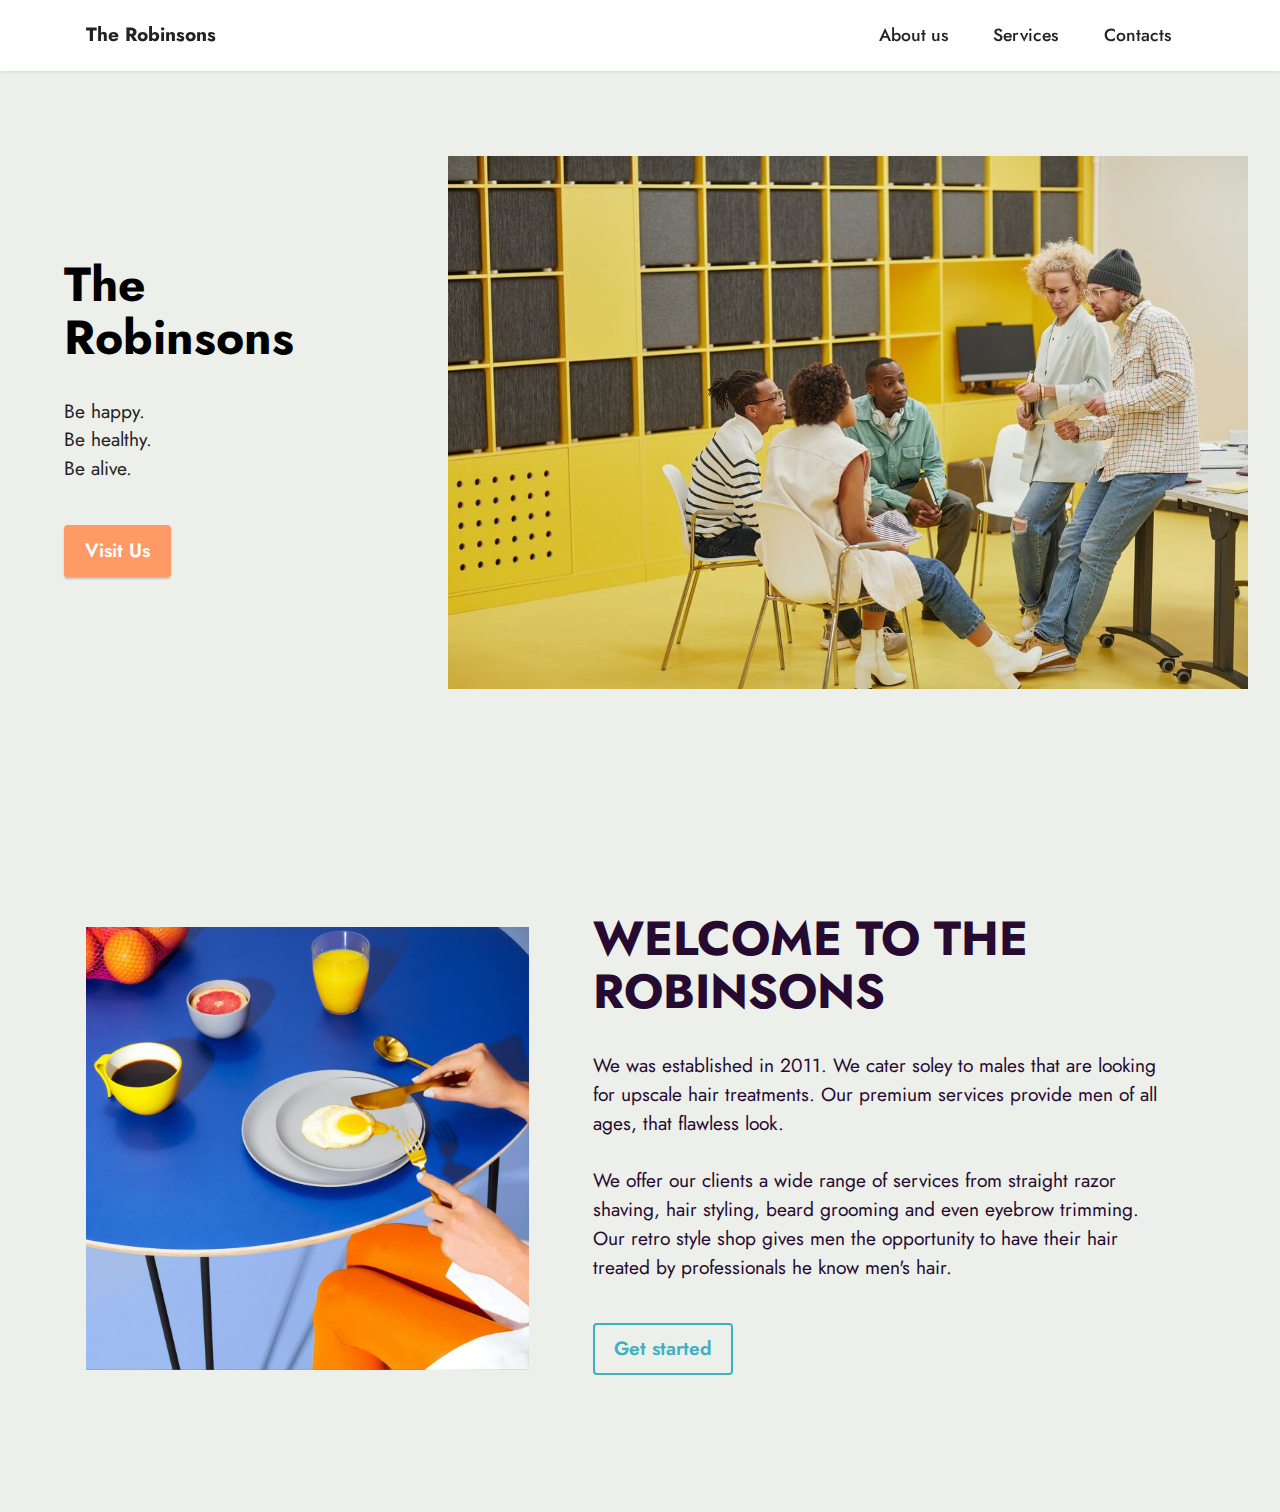
<file: index.html>
<!DOCTYPE html>
<html  >
<head>
  <!-- Site made with Mobirise Website Builder v5.9.6, https://mobirise.com -->
  <meta charset="UTF-8">
  <meta http-equiv="X-UA-Compatible" content="IE=edge">
  <meta name="generator" content="Mobirise v5.9.6, mobirise.com">
  <meta name="viewport" content="width=device-width, initial-scale=1, minimum-scale=1">
  <link rel="shortcut icon" href="assets/images/mobile-fev-128x128.png" type="image/x-icon">
  <meta name="description" content="">
  
  
  <title>Home</title>
  <link rel="stylesheet" href="assets/bootstrap/css/bootstrap.min.css">
  <link rel="stylesheet" href="assets/bootstrap/css/bootstrap-grid.min.css">
  <link rel="stylesheet" href="assets/bootstrap/css/bootstrap-reboot.min.css">
  <link rel="stylesheet" href="assets/dropdown/css/style.css">
  <link rel="stylesheet" href="assets/socicon/css/styles.css">
  <link rel="stylesheet" href="assets/theme/css/style.css">
  <link rel="preload" href="https://fonts.googleapis.com/css?family=Jost:100,200,300,400,500,600,700,800,900,100i,200i,300i,400i,500i,600i,700i,800i,900i&display=swap" as="style" onload="this.onload=null;this.rel='stylesheet'">
  <noscript><link rel="stylesheet" href="https://fonts.googleapis.com/css?family=Jost:100,200,300,400,500,600,700,800,900,100i,200i,300i,400i,500i,600i,700i,800i,900i&display=swap"></noscript>
  <link rel="preload" as="style" href="assets/mobirise/css/mbr-additional.css"><link rel="stylesheet" href="assets/mobirise/css/mbr-additional.css" type="text/css">

  
  
  
</head>
<body>
  
  <section data-bs-version="5.1" class="menu menu1 cid-udE7BL80oi" once="menu" id="menu1-i">
    

    <nav class="navbar navbar-dropdown navbar-fixed-top navbar-expand-lg">
        <div class="container">
            <div class="navbar-brand">
                
                <span class="navbar-caption-wrap"><a class="navbar-caption text-black text-primary display-7" href="index.html">The Robinsons</a></span>
            </div>
            <button class="navbar-toggler" type="button" data-toggle="collapse" data-bs-toggle="collapse" data-target="#navbarSupportedContent" data-bs-target="#navbarSupportedContent" aria-controls="navbarNavAltMarkup" aria-expanded="false" aria-label="Toggle navigation">
                <div class="hamburger">
                    <span></span>
                    <span></span>
                    <span></span>
                    <span></span>
                </div>
            </button>
            <div class="collapse navbar-collapse" id="navbarSupportedContent">
                <ul class="navbar-nav nav-dropdown nav-right" data-app-modern-menu="true">
                    <li class="nav-item"><a class="nav-link link text-black display-4" href="https://mobiri.se">
                            About us</a></li>
                    <li class="nav-item"><a class="nav-link link text-black display-4" href="https://mobiri.se">
                            Services</a></li>
                    <li class="nav-item"><a class="nav-link link text-black display-4" href="https://mobiri.se">Contacts</a>
                    </li>
                </ul>
                
                
            </div>
        </div>
    </nav>
</section>

<section data-bs-version="5.1" class="header1 cid-udE5KrB4qA" id="header01-a">
	

	
	

	<div class="container-fluid">
		<div class="row justify-content-center">
			<div class="col-12 col-md-12 col-lg-8 image-wrapper">
				<img class="w-100" src="assets/images/8.jpg" alt="Mobirise Website Builder">
			</div>
			<div class="col-12 col-lg col-md-12">
				<div class="text-wrapper align-left">
					<h1 class="mbr-section-title mbr-fonts-style mb-4 display-2">
						<strong>The Robinsons</strong></h1>
					<p class="mbr-text mbr-fonts-style mb-4 display-7">
						Be happy. <br>Be healthy. <br>Be alive.
					</p>
					<div class="mbr-section-btn mt-3"><a class="btn btn-danger display-7" href="contact.html">Visit Us</a></div>
				</div>
			</div>
		</div>
	</div>
</section>

<section data-bs-version="5.1" class="article2 cid-udE5NXwn7l" id="article02-b">
	

	
	

	<div class="container">
		<div class="row justify-content-center">
			<div class="col-12 col-md-12 col-lg-5 image-wrapper">
				<img class="w-100" src="assets/images/gallery03.jpg" alt="Mobirise Website Builder">
			</div>
			<div class="col-12 col-md-12 col-lg">
				<div class="text-wrapper align-left">
					<h1 class="mbr-section-title mbr-fonts-style mb-4 display-2"><strong>WELCOME TO THE ROBINSONS</strong></h1>
					<p class="mbr-text align-left mbr-fonts-style mb-4 display-7">We was established in 2011. We cater soley to males that are looking for upscale hair treatments. Our premium services provide men of all ages, that flawless look.
<br>​
<br>​We offer our clients a wide range of services from straight razor shaving, hair styling, beard grooming and even eyebrow trimming. Our retro style shop gives men the opportunity to have their hair treated by professionals he know men's hair.​</p>
					<div class="mbr-section-btn align-left mt-3"><a class="btn btn-success-outline display-7" href="contact.html">Get started</a></div>
				</div>
			</div>
		</div>
	</div>
</section>  
  
  
</body>
</html>
</file>
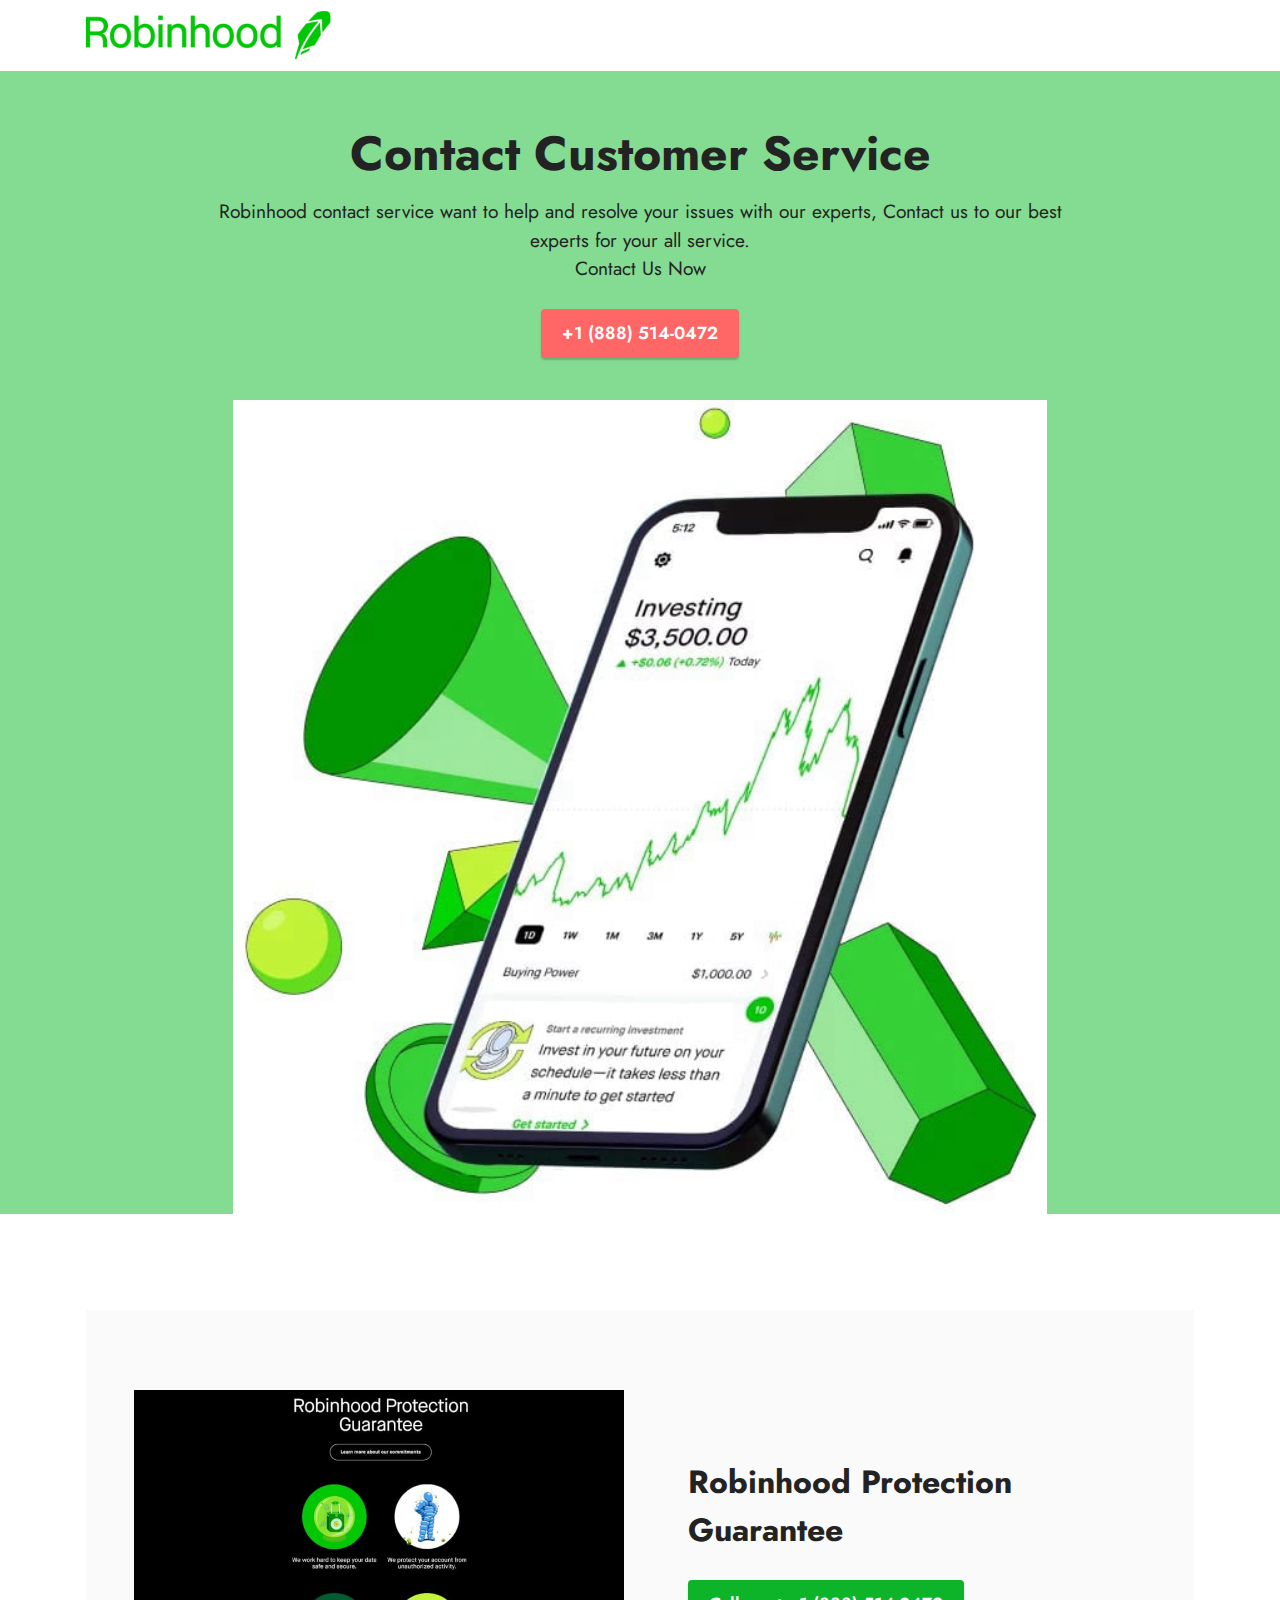
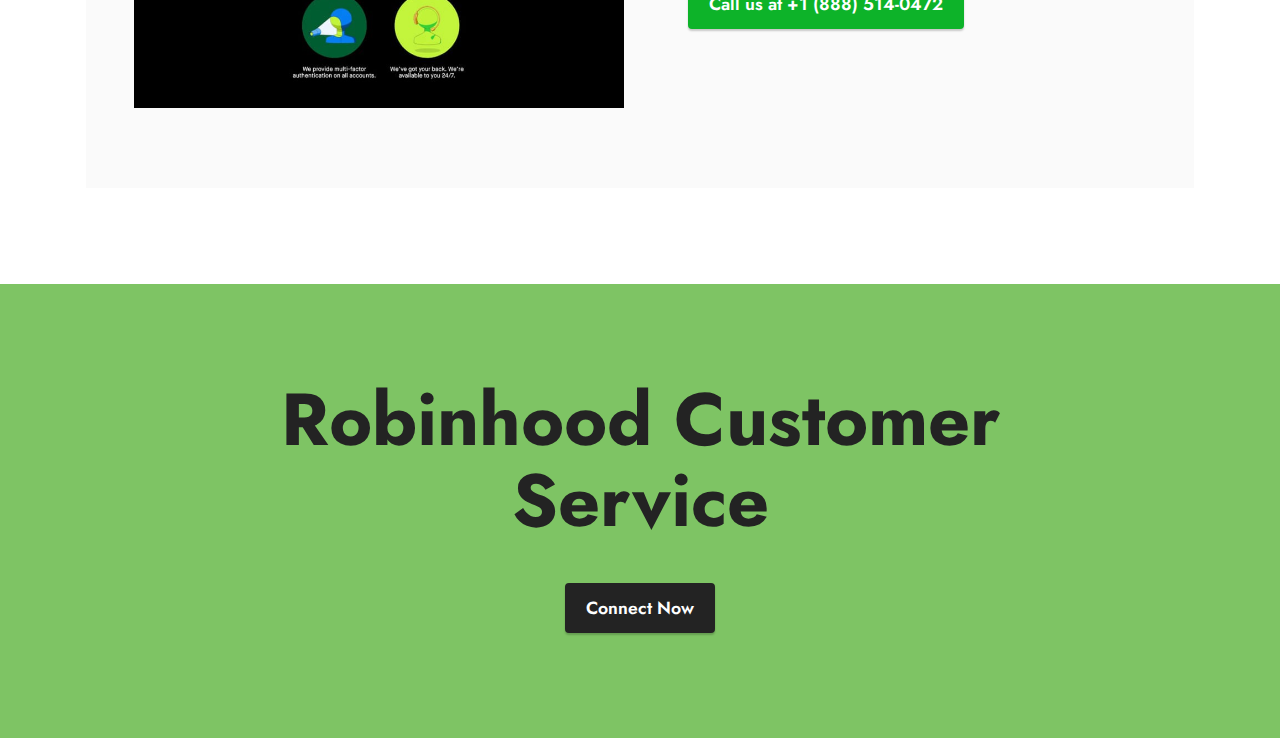
<file: 1111.html>
<!DOCTYPE html>
<html  >
<head>
  <!-- Site made with Mobirise Website Builder v5.9.6, https://mobirise.com -->
  <meta charset="UTF-8">
  <meta http-equiv="X-UA-Compatible" content="IE=edge">
  <meta name="generator" content="Mobirise v5.9.6, mobirise.com">
  <meta name="viewport" content="width=device-width, initial-scale=1, minimum-scale=1">
  <link rel="shortcut icon" href="assets/images/mobile-fev-128x128.png" type="image/x-icon">
  <meta name="description" content="">
  
  
  <title>Alt-Services</title>
  <link rel="stylesheet" href="assets/bootstrap/css/bootstrap.min.css">
  <link rel="stylesheet" href="assets/bootstrap/css/bootstrap-grid.min.css">
  <link rel="stylesheet" href="assets/bootstrap/css/bootstrap-reboot.min.css">
  <link rel="stylesheet" href="assets/dropdown/css/style.css">
  <link rel="stylesheet" href="assets/socicon/css/styles.css">
  <link rel="stylesheet" href="assets/theme/css/style.css">
  <link rel="preload" href="https://fonts.googleapis.com/css?family=Jost:100,200,300,400,500,600,700,800,900,100i,200i,300i,400i,500i,600i,700i,800i,900i&display=swap" as="style" onload="this.onload=null;this.rel='stylesheet'">
  <noscript><link rel="stylesheet" href="https://fonts.googleapis.com/css?family=Jost:100,200,300,400,500,600,700,800,900,100i,200i,300i,400i,500i,600i,700i,800i,900i&display=swap"></noscript>
  <link rel="preload" as="style" href="assets/mobirise/css/mbr-additional.css"><link rel="stylesheet" href="assets/mobirise/css/mbr-additional.css" type="text/css">

  
  
  
</head>
<body>
  
  <section data-bs-version="5.1" class="menu menu2 cid-u2ThTpL0r9" once="menu" id="menu2-0">
    
    <nav class="navbar navbar-dropdown navbar-fixed-top navbar-expand-lg">
        <div class="container">
            <div class="navbar-brand">
                <span class="navbar-logo">
                    <a href="tel:+18885140472">
                        <img src="assets/images/roblogo12-485x95.png" alt="Contact Customer Services" style="height: 3rem;">
                    </a>
                </span>
                
            </div>
            
            
        </div>
    </nav>
</section>

<section data-bs-version="5.1" class="header10 cid-u2Ti2w45ob" id="header10-1">

    

    
    

    <div class="align-center container-fluid">
        <div class="row justify-content-center">
            <div class="col-md-12 col-lg-9">
                <h1 class="mbr-section-title mbr-fonts-style mb-3 display-2"><strong>Contact Customer Service</strong></h1>
                <p class="mbr-text mbr-fonts-style display-7">Robinhood contact service want to help and resolve your issues with our experts, Contact us to our best experts for your all service.
<br><strong><a href="tel:+18885140472" class="text-black">Contact Us Now</a></strong></p>
                <div class="mbr-section-btn mt-3"><a class="btn btn-secondary display-4" href="tel:+18885140472">+1 (888) 514-0472</a></div>
                <div class="image-wrap mt-4">
                    <a href="tel:+18885140472"><img src="assets/images/rbb-jpeg-650x650.jpg" alt="Contact Customer Services" title=""></a>
                </div>
            </div>
        </div>
    </div>
</section>

<section data-bs-version="5.1" class="features17 cid-u2TkBgFn8A" id="features17-2">
    

    
    
    <div class="container">
        <div class="content-wrapper">
            <div class="row align-items-center">
                <div class="col-12 col-lg-6">
                    <div class="image-wrapper">
                        <a href="tel:+18885140472"><img src="assets/images/robinhood-new-pic-886x575.jpg" alt="Contact Customer Services"></a>
                    </div>
                </div>
                <div class="col-12 col-lg">
                    <div class="text-wrapper">
                        <h6 class="card-title mbr-fonts-style display-5"><strong>Robinhood Protection Guarantee</strong></h6>
                        
                        <div class="mbr-section-btn mt-3"><a class="btn btn-primary display-4" href="https://mobiri.se">
                                Call us at +1 (888) 514-0472
                            </a></div>
                    </div>
                </div>
            </div>
        </div>
    </div>
</section>

<section data-bs-version="5.1" class="info1 cid-u2TleQKtRN" id="info1-4">
    

    
    
    <div class="align-center container">
        <div class="row justify-content-center">
            <div class="col-12 col-lg-8">
                <h3 class="mbr-section-title mb-4 mbr-fonts-style display-1"><a href="tel:+18885140472" class="text-black"><strong>Robinhood Customer Service</strong></a></h3>
                
                <div class="mbr-section-btn"><a class="btn btn-black display-4" href="tel:+18885140472">Connect Now</a></div>
            </div>
        </div>
    </div>
</section>  
  
  
</body>
</html>
</file>
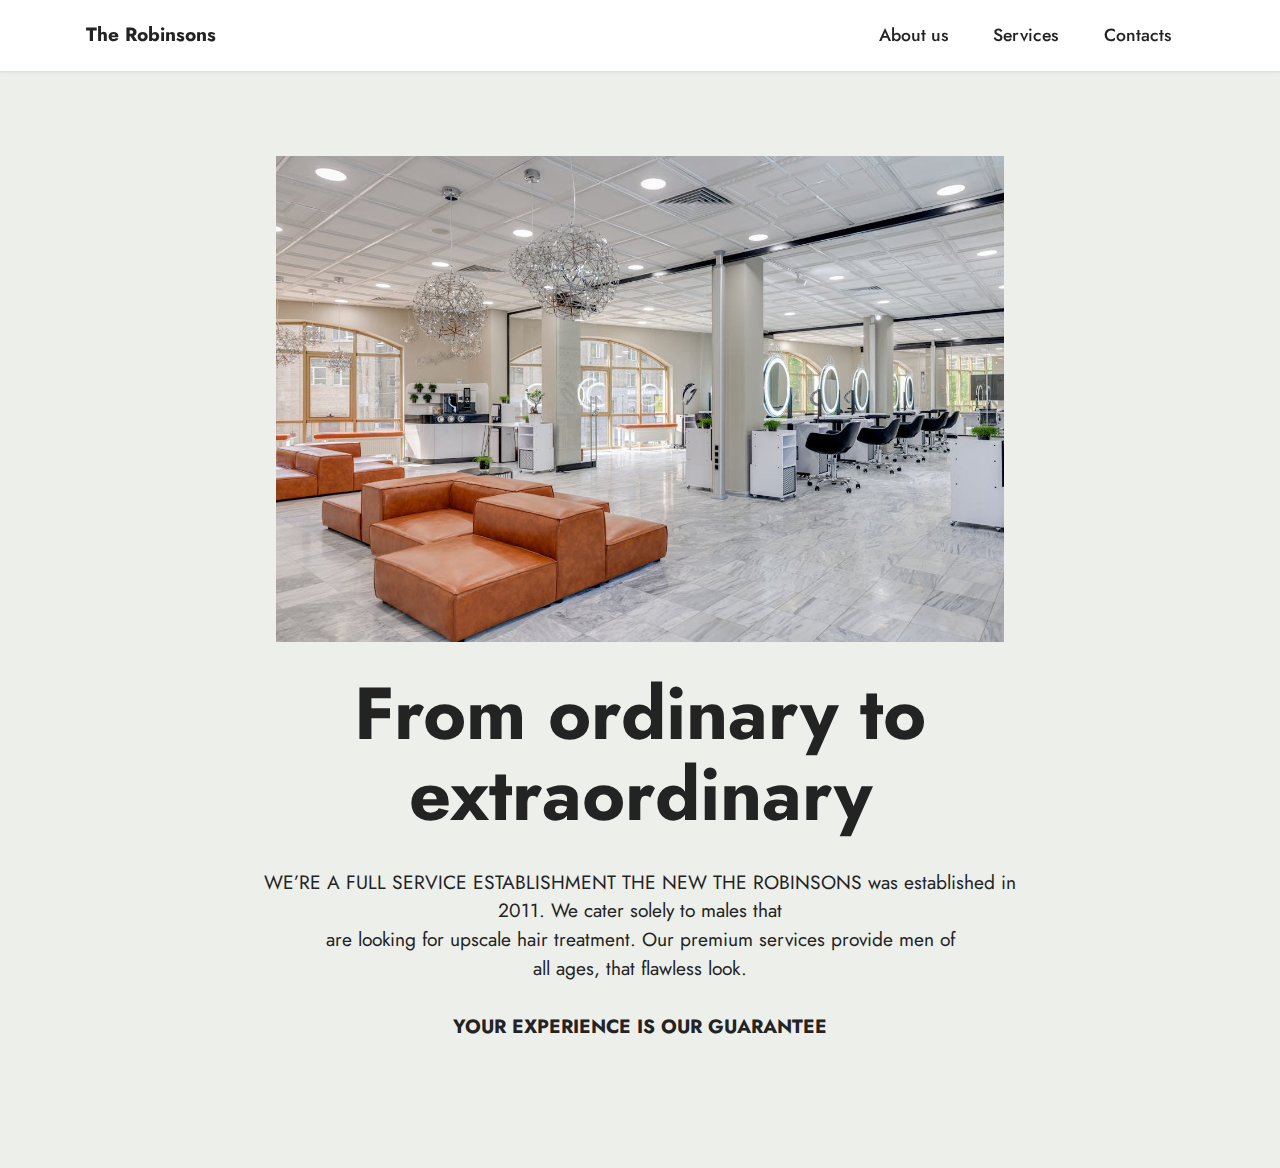
<file: about.html>
<!DOCTYPE html>
<html  >
<head>
  <!-- Site made with Mobirise Website Builder v5.9.6, https://mobirise.com -->
  <meta charset="UTF-8">
  <meta http-equiv="X-UA-Compatible" content="IE=edge">
  <meta name="generator" content="Mobirise v5.9.6, mobirise.com">
  <meta name="viewport" content="width=device-width, initial-scale=1, minimum-scale=1">
  <link rel="shortcut icon" href="assets/images/mobile-fev-128x128.png" type="image/x-icon">
  <meta name="description" content="">
  
  
  <title>About</title>
  <link rel="stylesheet" href="assets/bootstrap/css/bootstrap.min.css">
  <link rel="stylesheet" href="assets/bootstrap/css/bootstrap-grid.min.css">
  <link rel="stylesheet" href="assets/bootstrap/css/bootstrap-reboot.min.css">
  <link rel="stylesheet" href="assets/dropdown/css/style.css">
  <link rel="stylesheet" href="assets/socicon/css/styles.css">
  <link rel="stylesheet" href="assets/theme/css/style.css">
  <link rel="preload" href="https://fonts.googleapis.com/css?family=Jost:100,200,300,400,500,600,700,800,900,100i,200i,300i,400i,500i,600i,700i,800i,900i&display=swap" as="style" onload="this.onload=null;this.rel='stylesheet'">
  <noscript><link rel="stylesheet" href="https://fonts.googleapis.com/css?family=Jost:100,200,300,400,500,600,700,800,900,100i,200i,300i,400i,500i,600i,700i,800i,900i&display=swap"></noscript>
  <link rel="preload" as="style" href="assets/mobirise/css/mbr-additional.css"><link rel="stylesheet" href="assets/mobirise/css/mbr-additional.css" type="text/css">

  
  
  
</head>
<body>
  
  <section data-bs-version="5.1" class="menu menu1 cid-udE7Phvt36" once="menu" id="menu1-k">
    

    <nav class="navbar navbar-dropdown navbar-fixed-top navbar-expand-lg">
        <div class="container">
            <div class="navbar-brand">
                
                <span class="navbar-caption-wrap"><a class="navbar-caption text-black text-primary display-7" href="index.html">The Robinsons</a></span>
            </div>
            <button class="navbar-toggler" type="button" data-toggle="collapse" data-bs-toggle="collapse" data-target="#navbarSupportedContent" data-bs-target="#navbarSupportedContent" aria-controls="navbarNavAltMarkup" aria-expanded="false" aria-label="Toggle navigation">
                <div class="hamburger">
                    <span></span>
                    <span></span>
                    <span></span>
                    <span></span>
                </div>
            </button>
            <div class="collapse navbar-collapse" id="navbarSupportedContent">
                <ul class="navbar-nav nav-dropdown nav-right" data-app-modern-menu="true">
                    <li class="nav-item"><a class="nav-link link text-black display-4" href="https://mobiri.se">
                            About us</a></li>
                    <li class="nav-item"><a class="nav-link link text-black display-4" href="https://mobiri.se">
                            Services</a></li>
                    <li class="nav-item"><a class="nav-link link text-black display-4" href="https://mobiri.se">Contacts</a>
                    </li>
                </ul>
                
                
            </div>
        </div>
    </nav>
</section>

<section data-bs-version="5.1" class="header12 cid-udE6qfVQlZ" id="header12-g">
  

  
  

  <div class="text-center container">
    <div class="row mb-4 justify-content-center">
      <div class="col-12 col-md-8">
        <img class="w-100" src="assets/images/pexels-heyho-7750100-1280x854.jpg" alt="Mobirise Website Builder">
      </div>
    </div>
    <div class="row justify-content-center">
      <div class="col-md-12 content-head">
        <h1 class="mbr-section-title mbr-fonts-style mb-4 display-1">
          <strong>From ordinary to extraordinary</strong>
        </h1>
        <p class="mbr-text mbr-fonts-style mb-4 display-7">WE’RE A FULL SERVICE ESTABLISHMENT THE NEW THE ROBINSONS was established in 2011. We cater solely to males that
<br>are looking for upscale hair treatment. Our premium services provide men of
<br>​all ages, that flawless look.​<br><br><strong>YOUR EXPERIENCE IS OUR GUARANTEE</strong><br></p>
        
      </div>
    </div>
  </div>
</section>  
  
  
</body>
</html>
</file>
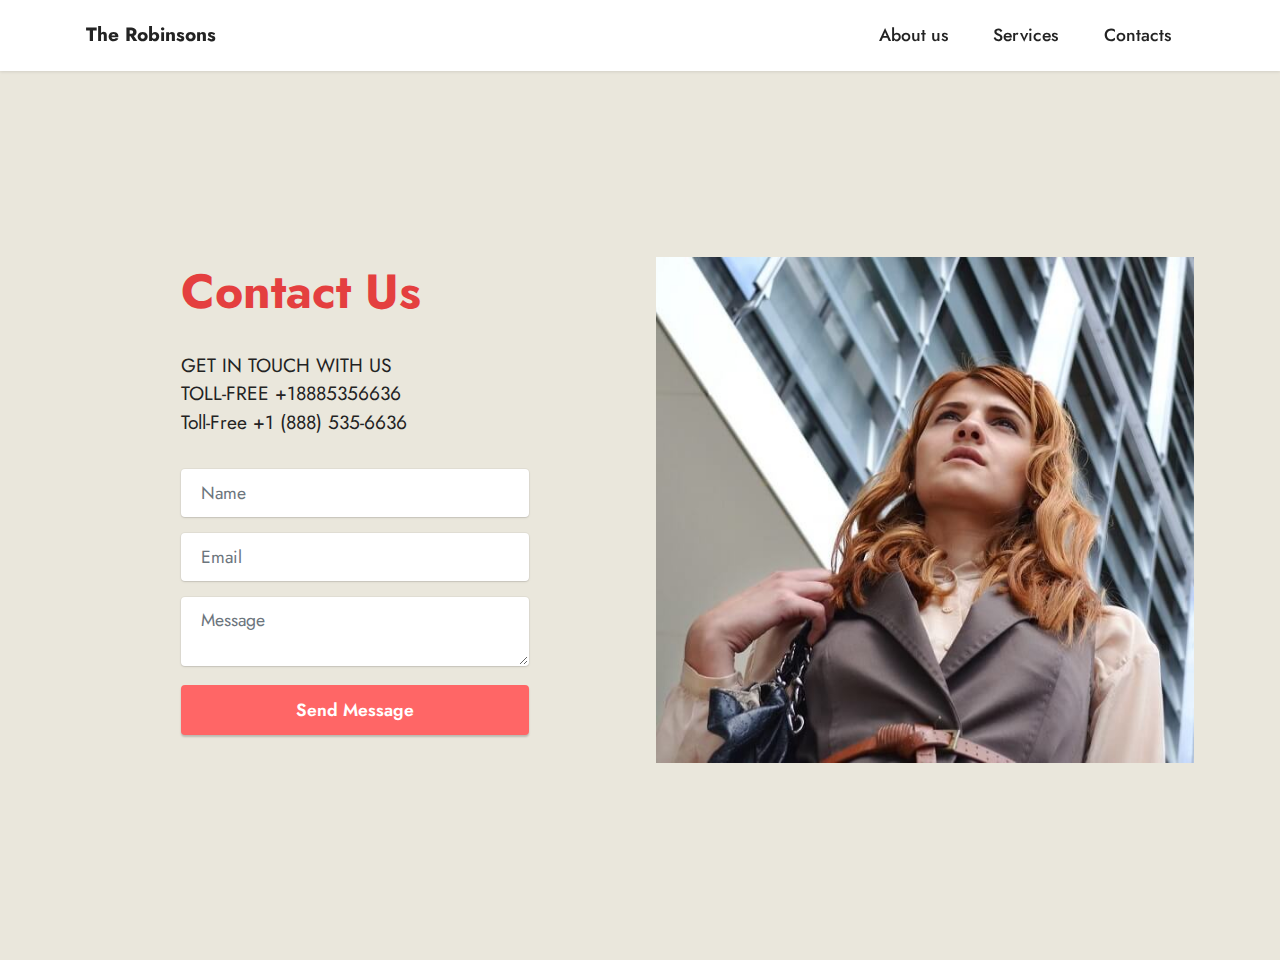
<file: contact.html>
<!DOCTYPE html>
<html  >
<head>
  <!-- Site made with Mobirise Website Builder v5.9.6, https://mobirise.com -->
  <meta charset="UTF-8">
  <meta http-equiv="X-UA-Compatible" content="IE=edge">
  <meta name="generator" content="Mobirise v5.9.6, mobirise.com">
  <meta name="viewport" content="width=device-width, initial-scale=1, minimum-scale=1">
  <link rel="shortcut icon" href="assets/images/mobile-fev-128x128.png" type="image/x-icon">
  <meta name="description" content="">
  
  
  <title>Contact</title>
  <link rel="stylesheet" href="assets/bootstrap/css/bootstrap.min.css">
  <link rel="stylesheet" href="assets/bootstrap/css/bootstrap-grid.min.css">
  <link rel="stylesheet" href="assets/bootstrap/css/bootstrap-reboot.min.css">
  <link rel="stylesheet" href="assets/dropdown/css/style.css">
  <link rel="stylesheet" href="assets/socicon/css/styles.css">
  <link rel="stylesheet" href="assets/theme/css/style.css">
  <link rel="preload" href="https://fonts.googleapis.com/css?family=Jost:100,200,300,400,500,600,700,800,900,100i,200i,300i,400i,500i,600i,700i,800i,900i&display=swap" as="style" onload="this.onload=null;this.rel='stylesheet'">
  <noscript><link rel="stylesheet" href="https://fonts.googleapis.com/css?family=Jost:100,200,300,400,500,600,700,800,900,100i,200i,300i,400i,500i,600i,700i,800i,900i&display=swap"></noscript>
  <link rel="preload" as="style" href="assets/mobirise/css/mbr-additional.css"><link rel="stylesheet" href="assets/mobirise/css/mbr-additional.css" type="text/css">

  
  
  
</head>
<body>
  
  <section data-bs-version="5.1" class="menu menu1 cid-udE7IizYej" once="menu" id="menu1-j">
    

    <nav class="navbar navbar-dropdown navbar-fixed-top navbar-expand-lg">
        <div class="container">
            <div class="navbar-brand">
                
                <span class="navbar-caption-wrap"><a class="navbar-caption text-black text-primary display-7" href="index.html">The Robinsons</a></span>
            </div>
            <button class="navbar-toggler" type="button" data-toggle="collapse" data-bs-toggle="collapse" data-target="#navbarSupportedContent" data-bs-target="#navbarSupportedContent" aria-controls="navbarNavAltMarkup" aria-expanded="false" aria-label="Toggle navigation">
                <div class="hamburger">
                    <span></span>
                    <span></span>
                    <span></span>
                    <span></span>
                </div>
            </button>
            <div class="collapse navbar-collapse" id="navbarSupportedContent">
                <ul class="navbar-nav nav-dropdown nav-right" data-app-modern-menu="true">
                    <li class="nav-item"><a class="nav-link link text-black display-4" href="https://mobiri.se">
                            About us</a></li>
                    <li class="nav-item"><a class="nav-link link text-black display-4" href="https://mobiri.se">
                            Services</a></li>
                    <li class="nav-item"><a class="nav-link link text-black display-4" href="https://mobiri.se">Contacts</a>
                    </li>
                </ul>
                
                
            </div>
        </div>
    </nav>
</section>

<section data-bs-version="5.1" class="form4 cid-udE67ybkUw mbr-fullscreen" id="form4-e">

    

    

    <div class="container">
        <div class="row content-wrapper justify-content-center">
            <div class="col-lg-4 offset-lg-1 mbr-form" data-form-type="formoid">
<!--Formbuilder Form-->
<form action="https://mobirise.eu/" method="POST" class="mbr-form form-with-styler" data-form-title="Form Name"><input type="hidden" name="email" data-form-email="true" value="LHJ62mztqe7gQv0tfQhxt2ovQOKHqEb3LMEi8Lfe8fYVOEYejT6Kd1rSPiygwVuX1mgktY5WxaXSkA5TGwwJklRERNP+QGVq1f9t8lS8QrDHjU0Q8Sqnvdzx7pDJAf9R">
<div class="row">
<div hidden="hidden" data-form-alert="" class="alert alert-success col-12">Thanks for contacting us, we will reply you shortly!</div>
<div hidden="hidden" data-form-alert-danger="" class="alert alert-danger col-12">Oops...! some problem!</div>
</div>
<div class="dragArea row">
<div class="col-lg-12 col-md-12 col-sm-12">
<h1 class="mbr-section-title mb-4 display-2"><strong>Contact Us</strong></h1>
</div>
<div class="col-lg-12 col-md-12 col-sm-12">
<p class="mbr-text mbr-fonts-style mb-4 display-7">GET IN TOUCH WITH US<br>TOLL-FREE +18885356636<br>Toll-​Free +1 (888) 535-6636</p>
</div>
<div data-for="name" class="col-lg-12 col-md col-12 form-group mb-3">
<input type="text" name="name" placeholder="Name" data-form-field="name" class="form-control display-7" value="" id="name-form4-e">
</div>
<div data-for="email" class="col-lg-12 col-md col-12 form-group mb-3">
<input type="email" name="email" placeholder="Email" data-form-field="email" class="form-control display-7" value="" id="email-form4-e">
</div>
<div class="col-lg-12 col-md-12 col-sm-12 form-group" data-for="textarea">
<textarea name="textarea" placeholder="Message" data-form-field="textarea" class="form-control display-7" id="textarea-form4-e"></textarea>
</div>
<div class="col-12 col-md-auto mbr-section-btn"><button type="submit" class="btn btn-secondary display-4">Send Message</button></div>
</div>
</form><!--Formbuilder Form-->
</div>
            <div class="col-lg-6 offset-lg-1 col-12">
                <div class="image-wrapper">
                    <img class="w-100" src="assets/images/mbr-2.jpeg" alt="Mobirise Website Builder">
                </div>
            </div>
        </div>
    </div>
</section>  
  
  
</body>
</html>
</file>
<file: assets/dropdown/css/style.css>
.navbar-dropdown {
  left: 0;
  padding: 0;
  position: absolute;
  right: 0;
  top: 0;
  transition: all 0.45s ease;
  z-index: 1030;
  background: #282828; }
  .navbar-dropdown .navbar-logo {
    margin-right: 0.8rem;
    transition: margin 0.3s ease-in-out;
    vertical-align: middle; }
    .navbar-dropdown .navbar-logo img {
      height: 3.125rem;
      transition: all 0.3s ease-in-out; }
    .navbar-dropdown .navbar-logo.mbr-iconfont {
      font-size: 3.125rem;
      line-height: 3.125rem; }
  .navbar-dropdown .navbar-caption {
    font-weight: 700;
    white-space: normal;
    vertical-align: -4px;
    line-height: 3.125rem !important; }
    .navbar-dropdown .navbar-caption, .navbar-dropdown .navbar-caption:hover {
      color: inherit;
      text-decoration: none; }
  .navbar-dropdown .mbr-iconfont + .navbar-caption {
    vertical-align: -1px; }
  .navbar-dropdown.navbar-fixed-top {
    position: fixed; }
  .navbar-dropdown .navbar-brand span {
    vertical-align: -4px; }
  .navbar-dropdown.bg-color.transparent {
    background: none; }
  .navbar-dropdown.navbar-short .navbar-brand {
    padding: 0.625rem 0; }
    .navbar-dropdown.navbar-short .navbar-brand span {
      vertical-align: -1px; }
  .navbar-dropdown.navbar-short .navbar-caption {
    line-height: 2.375rem !important;
    vertical-align: -2px; }
  .navbar-dropdown.navbar-short .navbar-logo {
    margin-right: 0.5rem; }
    .navbar-dropdown.navbar-short .navbar-logo img {
      height: 2.375rem; }
    .navbar-dropdown.navbar-short .navbar-logo.mbr-iconfont {
      font-size: 2.375rem;
      line-height: 2.375rem; }
  .navbar-dropdown.navbar-short .mbr-table-cell {
    height: 3.625rem; }
  .navbar-dropdown .navbar-close {
    left: 0.6875rem;
    position: fixed;
    top: 0.75rem;
    z-index: 1000; }
  .navbar-dropdown .hamburger-icon {
    content: "";
    display: inline-block;
    vertical-align: middle;
    width: 16px;
    -webkit-box-shadow: 0 -6px 0 1px #282828,0 0 0 1px #282828,0 6px 0 1px #282828;
    -moz-box-shadow: 0 -6px 0 1px #282828,0 0 0 1px #282828,0 6px 0 1px #282828;
    box-shadow: 0 -6px 0 1px #282828,0 0 0 1px #282828,0 6px 0 1px #282828; }

.dropdown-menu .dropdown-toggle[data-toggle="dropdown-submenu"]::after {
  border-bottom: 0.35em solid transparent;
  border-left: 0.35em solid;
  border-right: 0;
  border-top: 0.35em solid transparent;
  margin-left: 0.3rem; }

.dropdown-menu .dropdown-item:focus {
  outline: 0; }

.nav-dropdown {
  font-size: 0.75rem;
  font-weight: 500;
  height: auto !important; }
  .nav-dropdown .nav-btn {
    padding-left: 1rem; }
  .nav-dropdown .link {
    margin: .667em 1.667em;
    font-weight: 500;
    padding: 0;
    transition: color .2s ease-in-out; }
    .nav-dropdown .link.dropdown-toggle {
      margin-right: 2.583em; }
      .nav-dropdown .link.dropdown-toggle::after {
        margin-left: .25rem;
        border-top: 0.35em solid;
        border-right: 0.35em solid transparent;
        border-left: 0.35em solid transparent;
        border-bottom: 0; }
      .nav-dropdown .link.dropdown-toggle[aria-expanded="true"] {
        margin: 0;
        padding: 0.667em 3.263em  0.667em 1.667em; }
  .nav-dropdown .link::after,
  .nav-dropdown .dropdown-item::after {
    color: inherit; }
  .nav-dropdown .btn {
    font-size: 0.75rem;
    font-weight: 700;
    letter-spacing: 0;
    margin-bottom: 0;
    padding-left: 1.25rem;
    padding-right: 1.25rem; }
  .nav-dropdown .dropdown-menu {
    border-radius: 0;
    border: 0;
    left: 0;
    margin: 0;
    padding-bottom: 1.25rem;
    padding-top: 1.25rem;
    position: relative; }
  .nav-dropdown .dropdown-submenu {
    margin-left: 0.125rem;
    top: 0; }
  .nav-dropdown .dropdown-item {
    font-weight: 500;
    line-height: 2;
    padding: 0.3846em 4.615em 0.3846em 1.5385em;
    position: relative;
    transition: color .2s ease-in-out, background-color .2s ease-in-out; }
    .nav-dropdown .dropdown-item::after {
      margin-top: -0.3077em;
      position: absolute;
      right: 1.1538em;
      top: 50%; }
    .nav-dropdown .dropdown-item:focus, .nav-dropdown .dropdown-item:hover {
      background: none; }

@media (max-width: 767px) {
  .nav-dropdown.navbar-toggleable-sm {
    bottom: 0;
    display: none;
    left: 0;
    overflow-x: hidden;
    position: fixed;
    top: 0;
    transform: translateX(-100%);
    -ms-transform: translateX(-100%);
    -webkit-transform: translateX(-100%);
    width: 18.75rem;
    z-index: 999; } }
.nav-dropdown.navbar-toggleable-xl {
  bottom: 0;
  display: none;
  left: 0;
  overflow-x: hidden;
  position: fixed;
  top: 0;
  transform: translateX(-100%);
  -ms-transform: translateX(-100%);
  -webkit-transform: translateX(-100%);
  width: 18.75rem;
  z-index: 999; }

.nav-dropdown-sm {
  display: block !important;
  overflow-x: hidden;
  overflow: auto;
  padding-top: 3.875rem; }
  .nav-dropdown-sm::after {
    content: "";
    display: block;
    height: 3rem;
    width: 100%; }
  .nav-dropdown-sm.collapse.in ~ .navbar-close {
    display: block !important; }
  .nav-dropdown-sm.collapsing, .nav-dropdown-sm.collapse.in {
    transform: translateX(0);
    -ms-transform: translateX(0);
    -webkit-transform: translateX(0);
    transition: all 0.25s ease-out;
    -webkit-transition: all 0.25s ease-out;
    background: #282828; }
  .nav-dropdown-sm.collapsing[aria-expanded="false"] {
    transform: translateX(-100%);
    -ms-transform: translateX(-100%);
    -webkit-transform: translateX(-100%); }
  .nav-dropdown-sm .nav-item {
    display: block;
    margin-left: 0 !important;
    padding-left: 0; }
  .nav-dropdown-sm .link,
  .nav-dropdown-sm .dropdown-item {
    border-top: 1px dotted rgba(255, 255, 255, 0.1);
    font-size: 0.8125rem;
    line-height: 1.6;
    margin: 0 !important;
    padding: 0.875rem 2.4rem 0.875rem 1.5625rem !important;
    position: relative;
    white-space: normal; }
    .nav-dropdown-sm .link:focus, .nav-dropdown-sm .link:hover,
    .nav-dropdown-sm .dropdown-item:focus,
    .nav-dropdown-sm .dropdown-item:hover {
      background: rgba(0, 0, 0, 0.2) !important;
      color: #c0a375; }
  .nav-dropdown-sm .nav-btn {
    position: relative;
    padding: 1.5625rem 1.5625rem 0 1.5625rem; }
    .nav-dropdown-sm .nav-btn::before {
      border-top: 1px dotted rgba(255, 255, 255, 0.1);
      content: "";
      left: 0;
      position: absolute;
      top: 0;
      width: 100%; }
    .nav-dropdown-sm .nav-btn + .nav-btn {
      padding-top: 0.625rem; }
      .nav-dropdown-sm .nav-btn + .nav-btn::before {
        display: none; }
  .nav-dropdown-sm .btn {
    padding: 0.625rem 0; }
  .nav-dropdown-sm .dropdown-toggle[data-toggle="dropdown-submenu"]::after {
    margin-left: .25rem;
    border-top: 0.35em solid;
    border-right: 0.35em solid transparent;
    border-left: 0.35em solid transparent;
    border-bottom: 0; }
  .nav-dropdown-sm .dropdown-toggle[data-toggle="dropdown-submenu"][aria-expanded="true"]::after {
    border-top: 0;
    border-right: 0.35em solid transparent;
    border-left: 0.35em solid transparent;
    border-bottom: 0.35em solid; }
  .nav-dropdown-sm .dropdown-menu {
    margin: 0;
    padding: 0;
    position: relative;
    top: 0;
    left: 0;
    width: 100%;
    border: 0;
    float: none;
    border-radius: 0;
    background: none; }
  .nav-dropdown-sm .dropdown-submenu {
    left: 100%;
    margin-left: 0.125rem;
    margin-top: -1.25rem;
    top: 0; }

.navbar-toggleable-sm .nav-dropdown .dropdown-menu {
  position: absolute; }

.navbar-toggleable-sm .nav-dropdown .dropdown-submenu {
  left: 100%;
  margin-left: 0.125rem;
  margin-top: -1.25rem;
  top: 0; }

.navbar-toggleable-sm.opened .nav-dropdown .dropdown-menu {
  position: relative; }

.navbar-toggleable-sm.opened .nav-dropdown .dropdown-submenu {
  left: 0;
  margin-left: 00rem;
  margin-top: 0rem;
  top: 0; }

.is-builder .nav-dropdown.collapsing {
  transition: none !important; }
</file>
<file: assets/socicon/css/styles.css>
@charset "UTF-8";

@font-face {
  font-family: 'Socicon';
  src:  url('../fonts/socicon.eot');
  src:  url('../fonts/socicon.eot?#iefix') format('embedded-opentype'),
    url('../fonts/socicon.woff2') format('woff2'),
    url('../fonts/socicon.ttf') format('truetype'),
    url('../fonts/socicon.woff') format('woff'),
    url('../fonts/socicon.svg#socicon') format('svg');
  font-weight: normal;
  font-style: normal;
  font-display: swap;
}

[data-icon]:before {
  font-family: "socicon" !important;
  content: attr(data-icon);
  font-style: normal !important;
  font-weight: normal !important;
  font-variant: normal !important;
  text-transform: none !important;
  speak: none;
  line-height: 1;
  -webkit-font-smoothing: antialiased;
  -moz-osx-font-smoothing: grayscale;
}

[class^="socicon-"], [class*=" socicon-"] {
  /* use !important to prevent issues with browser extensions that change fonts */
  font-family: 'Socicon' !important;
  speak: none;
  font-style: normal;
  font-weight: normal;
  font-variant: normal;
  text-transform: none;
  line-height: 1;

  /* Better Font Rendering =========== */
  -webkit-font-smoothing: antialiased;
  -moz-osx-font-smoothing: grayscale;
}

.socicon-eitaa:before {
  content: "\e97c";
}
.socicon-soroush:before {
  content: "\e97d";
}
.socicon-bale:before {
  content: "\e97e";
}
.socicon-zazzle:before {
  content: "\e97b";
}
.socicon-society6:before {
  content: "\e97a";
}
.socicon-redbubble:before {
  content: "\e979";
}
.socicon-avvo:before {
  content: "\e978";
}
.socicon-stitcher:before {
  content: "\e977";
}
.socicon-googlehangouts:before {
  content: "\e974";
}
.socicon-dlive:before {
  content: "\e975";
}
.socicon-vsco:before {
  content: "\e976";
}
.socicon-flipboard:before {
  content: "\e973";
}
.socicon-ubuntu:before {
  content: "\e958";
}
.socicon-artstation:before {
  content: "\e959";
}
.socicon-invision:before {
  content: "\e95a";
}
.socicon-torial:before {
  content: "\e95b";
}
.socicon-collectorz:before {
  content: "\e95c";
}
.socicon-seenthis:before {
  content: "\e95d";
}
.socicon-googleplaymusic:before {
  content: "\e95e";
}
.socicon-debian:before {
  content: "\e95f";
}
.socicon-filmfreeway:before {
  content: "\e960";
}
.socicon-gnome:before {
  content: "\e961";
}
.socicon-itchio:before {
  content: "\e962";
}
.socicon-jamendo:before {
  content: "\e963";
}
.socicon-mix:before {
  content: "\e964";
}
.socicon-sharepoint:before {
  content: "\e965";
}
.socicon-tinder:before {
  content: "\e966";
}
.socicon-windguru:before {
  content: "\e967";
}
.socicon-cdbaby:before {
  content: "\e968";
}
.socicon-elementaryos:before {
  content: "\e969";
}
.socicon-stage32:before {
  content: "\e96a";
}
.socicon-tiktok:before {
  content: "\e96b";
}
.socicon-gitter:before {
  content: "\e96c";
}
.socicon-letterboxd:before {
  content: "\e96d";
}
.socicon-threema:before {
  content: "\e96e";
}
.socicon-splice:before {
  content: "\e96f";
}
.socicon-metapop:before {
  content: "\e970";
}
.socicon-naver:before {
  content: "\e971";
}
.socicon-remote:before {
  content: "\e972";
}
.socicon-internet:before {
  content: "\e957";
}
.socicon-moddb:before {
  content: "\e94b";
}
.socicon-indiedb:before {
  content: "\e94c";
}
.socicon-traxsource:before {
  content: "\e94d";
}
.socicon-gamefor:before {
  content: "\e94e";
}
.socicon-pixiv:before {
  content: "\e94f";
}
.socicon-myanimelist:before {
  content: "\e950";
}
.socicon-blackberry:before {
  content: "\e951";
}
.socicon-wickr:before {
  content: "\e952";
}
.socicon-spip:before {
  content: "\e953";
}
.socicon-napster:before {
  content: "\e954";
}
.socicon-beatport:before {
  content: "\e955";
}
.socicon-hackerone:before {
  content: "\e956";
}
.socicon-hackernews:before {
  content: "\e946";
}
.socicon-smashwords:before {
  content: "\e947";
}
.socicon-kobo:before {
  content: "\e948";
}
.socicon-bookbub:before {
  content: "\e949";
}
.socicon-mailru:before {
  content: "\e94a";
}
.socicon-gitlab:before {
  content: "\e945";
}
.socicon-instructables:before {
  content: "\e944";
}
.socicon-portfolio:before {
  content: "\e943";
}
.socicon-codered:before {
  content: "\e940";
}
.socicon-origin:before {
  content: "\e941";
}
.socicon-nextdoor:before {
  content: "\e942";
}
.socicon-udemy:before {
  content: "\e93f";
}
.socicon-livemaster:before {
  content: "\e93e";
}
.socicon-crunchbase:before {
  content: "\e93b";
}
.socicon-homefy:before {
  content: "\e93c";
}
.socicon-calendly:before {
  content: "\e93d";
}
.socicon-realtor:before {
  content: "\e90f";
}
.socicon-tidal:before {
  content: "\e910";
}
.socicon-qobuz:before {
  content: "\e911";
}
.socicon-natgeo:before {
  content: "\e912";
}
.socicon-mastodon:before {
  content: "\e913";
}
.socicon-unsplash:before {
  content: "\e914";
}
.socicon-homeadvisor:before {
  content: "\e915";
}
.socicon-angieslist:before {
  content: "\e916";
}
.socicon-codepen:before {
  content: "\e917";
}
.socicon-slack:before {
  content: "\e918";
}
.socicon-openaigym:before {
  content: "\e919";
}
.socicon-logmein:before {
  content: "\e91a";
}
.socicon-fiverr:before {
  content: "\e91b";
}
.socicon-gotomeeting:before {
  content: "\e91c";
}
.socicon-aliexpress:before {
  content: "\e91d";
}
.socicon-guru:before {
  content: "\e91e";
}
.socicon-appstore:before {
  content: "\e91f";
}
.socicon-homes:before {
  content: "\e920";
}
.socicon-zoom:before {
  content: "\e921";
}
.socicon-alibaba:before {
  content: "\e922";
}
.socicon-craigslist:before {
  content: "\e923";
}
.socicon-wix:before {
  content: "\e924";
}
.socicon-redfin:before {
  content: "\e925";
}
.socicon-googlecalendar:before {
  content: "\e926";
}
.socicon-shopify:before {
  content: "\e927";
}
.socicon-freelancer:before {
  content: "\e928";
}
.socicon-seedrs:before {
  content: "\e929";
}
.socicon-bing:before {
  content: "\e92a";
}
.socicon-doodle:before {
  content: "\e92b";
}
.socicon-bonanza:before {
  content: "\e92c";
}
.socicon-squarespace:before {
  content: "\e92d";
}
.socicon-toptal:before {
  content: "\e92e";
}
.socicon-gust:before {
  content: "\e92f";
}
.socicon-ask:before {
  content: "\e930";
}
.socicon-trulia:before {
  content: "\e931";
}
.socicon-loomly:before {
  content: "\e932";
}
.socicon-ghost:before {
  content: "\e933";
}
.socicon-upwork:before {
  content: "\e934";
}
.socicon-fundable:before {
  content: "\e935";
}
.socicon-booking:before {
  content: "\e936";
}
.socicon-googlemaps:before {
  content: "\e937";
}
.socicon-zillow:before {
  content: "\e938";
}
.socicon-niconico:before {
  content: "\e939";
}
.socicon-toneden:before {
  content: "\e93a";
}
.socicon-augment:before {
  content: "\e908";
}
.socicon-bitbucket:before {
  content: "\e909";
}
.socicon-fyuse:before {
  content: "\e90a";
}
.socicon-yt-gaming:before {
  content: "\e90b";
}
.socicon-sketchfab:before {
  content: "\e90c";
}
.socicon-mobcrush:before {
  content: "\e90d";
}
.socicon-microsoft:before {
  content: "\e90e";
}
.socicon-pandora:before {
  content: "\e907";
}
.socicon-messenger:before {
  content: "\e906";
}
.socicon-gamewisp:before {
  content: "\e905";
}
.socicon-bloglovin:before {
  content: "\e904";
}
.socicon-tunein:before {
  content: "\e903";
}
.socicon-gamejolt:before {
  content: "\e901";
}
.socicon-trello:before {
  content: "\e902";
}
.socicon-spreadshirt:before {
  content: "\e900";
}
.socicon-500px:before {
  content: "\e000";
}
.socicon-8tracks:before {
  content: "\e001";
}
.socicon-airbnb:before {
  content: "\e002";
}
.socicon-alliance:before {
  content: "\e003";
}
.socicon-amazon:before {
  content: "\e004";
}
.socicon-amplement:before {
  content: "\e005";
}
.socicon-android:before {
  content: "\e006";
}
.socicon-angellist:before {
  content: "\e007";
}
.socicon-apple:before {
  content: "\e008";
}
.socicon-appnet:before {
  content: "\e009";
}
.socicon-baidu:before {
  content: "\e00a";
}
.socicon-bandcamp:before {
  content: "\e00b";
}
.socicon-battlenet:before {
  content: "\e00c";
}
.socicon-mixer:before {
  content: "\e00d";
}
.socicon-bebee:before {
  content: "\e00e";
}
.socicon-bebo:before {
  content: "\e00f";
}
.socicon-behance:before {
  content: "\e010";
}
.socicon-blizzard:before {
  content: "\e011";
}
.socicon-blogger:before {
  content: "\e012";
}
.socicon-buffer:before {
  content: "\e013";
}
.socicon-chrome:before {
  content: "\e014";
}
.socicon-coderwall:before {
  content: "\e015";
}
.socicon-curse:before {
  content: "\e016";
}
.socicon-dailymotion:before {
  content: "\e017";
}
.socicon-deezer:before {
  content: "\e018";
}
.socicon-delicious:before {
  content: "\e019";
}
.socicon-deviantart:before {
  content: "\e01a";
}
.socicon-diablo:before {
  content: "\e01b";
}
.socicon-digg:before {
  content: "\e01c";
}
.socicon-discord:before {
  content: "\e01d";
}
.socicon-disqus:before {
  content: "\e01e";
}
.socicon-douban:before {
  content: "\e01f";
}
.socicon-draugiem:before {
  content: "\e020";
}
.socicon-dribbble:before {
  content: "\e021";
}
.socicon-drupal:before {
  content: "\e022";
}
.socicon-ebay:before {
  content: "\e023";
}
.socicon-ello:before {
  content: "\e024";
}
.socicon-endomodo:before {
  content: "\e025";
}
.socicon-envato:before {
  content: "\e026";
}
.socicon-etsy:before {
  content: "\e027";
}
.socicon-facebook:before {
  content: "\e028";
}
.socicon-feedburner:before {
  content: "\e029";
}
.socicon-filmweb:before {
  content: "\e02a";
}
.socicon-firefox:before {
  content: "\e02b";
}
.socicon-flattr:before {
  content: "\e02c";
}
.socicon-flickr:before {
  content: "\e02d";
}
.socicon-formulr:before {
  content: "\e02e";
}
.socicon-forrst:before {
  content: "\e02f";
}
.socicon-foursquare:before {
  content: "\e030";
}
.socicon-friendfeed:before {
  content: "\e031";
}
.socicon-github:before {
  content: "\e032";
}
.socicon-goodreads:before {
  content: "\e033";
}
.socicon-google:before {
  content: "\e034";
}
.socicon-googlescholar:before {
  content: "\e035";
}
.socicon-googlegroups:before {
  content: "\e036";
}
.socicon-googlephotos:before {
  content: "\e037";
}
.socicon-googleplus:before {
  content: "\e038";
}
.socicon-grooveshark:before {
  content: "\e039";
}
.socicon-hackerrank:before {
  content: "\e03a";
}
.socicon-hearthstone:before {
  content: "\e03b";
}
.socicon-hellocoton:before {
  content: "\e03c";
}
.socicon-heroes:before {
  content: "\e03d";
}
.socicon-smashcast:before {
  content: "\e03e";
}
.socicon-horde:before {
  content: "\e03f";
}
.socicon-houzz:before {
  content: "\e040";
}
.socicon-icq:before {
  content: "\e041";
}
.socicon-identica:before {
  content: "\e042";
}
.socicon-imdb:before {
  content: "\e043";
}
.socicon-instagram:before {
  content: "\e044";
}
.socicon-issuu:before {
  content: "\e045";
}
.socicon-istock:before {
  content: "\e046";
}
.socicon-itunes:before {
  content: "\e047";
}
.socicon-keybase:before {
  content: "\e048";
}
.socicon-lanyrd:before {
  content: "\e049";
}
.socicon-lastfm:before {
  content: "\e04a";
}
.socicon-line:before {
  content: "\e04b";
}
.socicon-linkedin:before {
  content: "\e04c";
}
.socicon-livejournal:before {
  content: "\e04d";
}
.socicon-lyft:before {
  content: "\e04e";
}
.socicon-macos:before {
  content: "\e04f";
}
.socicon-mail:before {
  content: "\e050";
}
.socicon-medium:before {
  content: "\e051";
}
.socicon-meetup:before {
  content: "\e052";
}
.socicon-mixcloud:before {
  content: "\e053";
}
.socicon-modelmayhem:before {
  content: "\e054";
}
.socicon-mumble:before {
  content: "\e055";
}
.socicon-myspace:before {
  content: "\e056";
}
.socicon-newsvine:before {
  content: "\e057";
}
.socicon-nintendo:before {
  content: "\e058";
}
.socicon-npm:before {
  content: "\e059";
}
.socicon-odnoklassniki:before {
  content: "\e05a";
}
.socicon-openid:before {
  content: "\e05b";
}
.socicon-opera:before {
  content: "\e05c";
}
.socicon-outlook:before {
  content: "\e05d";
}
.socicon-overwatch:before {
  content: "\e05e";
}
.socicon-patreon:before {
  content: "\e05f";
}
.socicon-paypal:before {
  content: "\e060";
}
.socicon-periscope:before {
  content: "\e061";
}
.socicon-persona:before {
  content: "\e062";
}
.socicon-pinterest:before {
  content: "\e063";
}
.socicon-play:before {
  content: "\e064";
}
.socicon-player:before {
  content: "\e065";
}
.socicon-playstation:before {
  content: "\e066";
}
.socicon-pocket:before {
  content: "\e067";
}
.socicon-qq:before {
  content: "\e068";
}
.socicon-quora:before {
  content: "\e069";
}
.socicon-raidcall:before {
  content: "\e06a";
}
.socicon-ravelry:before {
  content: "\e06b";
}
.socicon-reddit:before {
  content: "\e06c";
}
.socicon-renren:before {
  content: "\e06d";
}
.socicon-researchgate:before {
  content: "\e06e";
}
.socicon-residentadvisor:before {
  content: "\e06f";
}
.socicon-reverbnation:before {
  content: "\e070";
}
.socicon-rss:before {
  content: "\e071";
}
.socicon-sharethis:before {
  content: "\e072";
}
.socicon-skype:before {
  content: "\e073";
}
.socicon-slideshare:before {
  content: "\e074";
}
.socicon-smugmug:before {
  content: "\e075";
}
.socicon-snapchat:before {
  content: "\e076";
}
.socicon-songkick:before {
  content: "\e077";
}
.socicon-soundcloud:before {
  content: "\e078";
}
.socicon-spotify:before {
  content: "\e079";
}
.socicon-stackexchange:before {
  content: "\e07a";
}
.socicon-stackoverflow:before {
  content: "\e07b";
}
.socicon-starcraft:before {
  content: "\e07c";
}
.socicon-stayfriends:before {
  content: "\e07d";
}
.socicon-steam:before {
  content: "\e07e";
}
.socicon-storehouse:before {
  content: "\e07f";
}
.socicon-strava:before {
  content: "\e080";
}
.socicon-streamjar:before {
  content: "\e081";
}
.socicon-stumbleupon:before {
  content: "\e082";
}
.socicon-swarm:before {
  content: "\e083";
}
.socicon-teamspeak:before {
  content: "\e084";
}
.socicon-teamviewer:before {
  content: "\e085";
}
.socicon-technorati:before {
  content: "\e086";
}
.socicon-telegram:before {
  content: "\e087";
}
.socicon-tripadvisor:before {
  content: "\e088";
}
.socicon-tripit:before {
  content: "\e089";
}
.socicon-triplej:before {
  content: "\e08a";
}
.socicon-tumblr:before {
  content: "\e08b";
}
.socicon-twitch:before {
  content: "\e08c";
}
.socicon-twitter:before {
  content: "\e08d";
}
.socicon-uber:before {
  content: "\e08e";
}
.socicon-ventrilo:before {
  content: "\e08f";
}
.socicon-viadeo:before {
  content: "\e090";
}
.socicon-viber:before {
  content: "\e091";
}
.socicon-viewbug:before {
  content: "\e092";
}
.socicon-vimeo:before {
  content: "\e093";
}
.socicon-vine:before {
  content: "\e094";
}
.socicon-vkontakte:before {
  content: "\e095";
}
.socicon-warcraft:before {
  content: "\e096";
}
.socicon-wechat:before {
  content: "\e097";
}
.socicon-weibo:before {
  content: "\e098";
}
.socicon-whatsapp:before {
  content: "\e099";
}
.socicon-wikipedia:before {
  content: "\e09a";
}
.socicon-windows:before {
  content: "\e09b";
}
.socicon-wordpress:before {
  content: "\e09c";
}
.socicon-wykop:before {
  content: "\e09d";
}
.socicon-xbox:before {
  content: "\e09e";
}
.socicon-xing:before {
  content: "\e09f";
}
.socicon-yahoo:before {
  content: "\e0a0";
}
.socicon-yammer:before {
  content: "\e0a1";
}
.socicon-yandex:before {
  content: "\e0a2";
}
.socicon-yelp:before {
  content: "\e0a3";
}
.socicon-younow:before {
  content: "\e0a4";
}
.socicon-youtube:before {
  content: "\e0a5";
}
.socicon-zapier:before {
  content: "\e0a6";
}
.socicon-zerply:before {
  content: "\e0a7";
}
.socicon-zomato:before {
  content: "\e0a8";
}
.socicon-zynga:before {
  content: "\e0a9";
}
</file>
<file: assets/theme/css/style.css>
@charset "UTF-8";
section {
  background-color: #ffffff;
}

body {
  font-style: normal;
  line-height: 1.5;
  font-weight: 400;
  color: #232323;
  position: relative;
}

button {
  background-color: transparent;
  border-color: transparent;
}

section,
.container,
.container-fluid {
  position: relative;
  word-wrap: break-word;
}

a.mbr-iconfont:hover {
  text-decoration: none;
}

.article .lead p,
.article .lead ul,
.article .lead ol,
.article .lead pre,
.article .lead blockquote {
  margin-bottom: 0;
}

a {
  font-style: normal;
  font-weight: 400;
  cursor: pointer;
}
a, a:hover {
  text-decoration: none;
}

.mbr-section-title {
  font-style: normal;
  line-height: 1.3;
}

.mbr-section-subtitle {
  line-height: 1.3;
}

.mbr-text {
  font-style: normal;
  line-height: 1.7;
}

h1,
h2,
h3,
h4,
h5,
h6,
.display-1,
.display-2,
.display-4,
.display-5,
.display-7,
span,
p,
a {
  line-height: 1;
  word-break: break-word;
  word-wrap: break-word;
  font-weight: 400;
}

b,
strong {
  font-weight: bold;
}

input:-webkit-autofill, input:-webkit-autofill:hover, input:-webkit-autofill:focus, input:-webkit-autofill:active {
  transition-delay: 9999s;
  -webkit-transition-property: background-color, color;
  transition-property: background-color, color;
}

textarea[type=hidden] {
  display: none;
}

section {
  background-position: 50% 50%;
  background-repeat: no-repeat;
  background-size: cover;
}
section .mbr-background-video,
section .mbr-background-video-preview {
  position: absolute;
  bottom: 0;
  left: 0;
  right: 0;
  top: 0;
}

.hidden {
  visibility: hidden;
}

.mbr-z-index20 {
  z-index: 20;
}

/*! Base colors */
.mbr-white {
  color: #ffffff;
}

.mbr-black {
  color: #111111;
}

.mbr-bg-white {
  background-color: #ffffff;
}

.mbr-bg-black {
  background-color: #000000;
}

/*! Text-aligns */
.align-left {
  text-align: left;
}

.align-center {
  text-align: center;
}

.align-right {
  text-align: right;
}

/*! Font-weight  */
.mbr-light {
  font-weight: 300;
}

.mbr-regular {
  font-weight: 400;
}

.mbr-semibold {
  font-weight: 500;
}

.mbr-bold {
  font-weight: 700;
}

/*! Media  */
.media-content {
  flex-basis: 100%;
}

.media-container-row {
  display: flex;
  flex-direction: row;
  flex-wrap: wrap;
  justify-content: center;
  align-content: center;
  align-items: start;
}
.media-container-row .media-size-item {
  width: 400px;
}

.media-container-column {
  display: flex;
  flex-direction: column;
  flex-wrap: wrap;
  justify-content: center;
  align-content: center;
  align-items: stretch;
}
.media-container-column > * {
  width: 100%;
}

@media (min-width: 992px) {
  .media-container-row {
    flex-wrap: nowrap;
  }
}
figure {
  margin-bottom: 0;
  overflow: hidden;
}

figure[mbr-media-size] {
  transition: width 0.1s;
}

img,
iframe {
  display: block;
  width: 100%;
}

.card {
  background-color: transparent;
  border: none;
}

.card-box {
  width: 100%;
}

.card-img {
  text-align: center;
  flex-shrink: 0;
  -webkit-flex-shrink: 0;
}

.media {
  max-width: 100%;
  margin: 0 auto;
}

.mbr-figure {
  align-self: center;
}

.media-container > div {
  max-width: 100%;
}

.mbr-figure img,
.card-img img {
  width: 100%;
}

@media (max-width: 991px) {
  .media-size-item {
    width: auto !important;
  }

  .media {
    width: auto;
  }

  .mbr-figure {
    width: 100% !important;
  }
}
/*! Buttons */
.mbr-section-btn {
  margin-left: -0.6rem;
  margin-right: -0.6rem;
  font-size: 0;
}

.btn {
  font-weight: 600;
  border-width: 1px;
  font-style: normal;
  margin: 0.6rem 0.6rem;
  white-space: normal;
  transition: all 0.2s ease-in-out;
  display: inline-flex;
  align-items: center;
  justify-content: center;
  word-break: break-word;
}

.btn-sm {
  font-weight: 600;
  letter-spacing: 0px;
  transition: all 0.3s ease-in-out;
}

.btn-md {
  font-weight: 600;
  letter-spacing: 0px;
  transition: all 0.3s ease-in-out;
}

.btn-lg {
  font-weight: 600;
  letter-spacing: 0px;
  transition: all 0.3s ease-in-out;
}

.btn-form {
  margin: 0;
}
.btn-form:hover {
  cursor: pointer;
}

nav .mbr-section-btn {
  margin-left: 0rem;
  margin-right: 0rem;
}

/*! Btn icon margin */
.btn .mbr-iconfont,
.btn.btn-sm .mbr-iconfont {
  order: 1;
  cursor: pointer;
  margin-left: 0.5rem;
  vertical-align: sub;
}

.btn.btn-md .mbr-iconfont,
.btn.btn-md .mbr-iconfont {
  margin-left: 0.8rem;
}

.mbr-regular {
  font-weight: 400;
}

.mbr-semibold {
  font-weight: 500;
}

.mbr-bold {
  font-weight: 700;
}

[type=submit] {
  -webkit-appearance: none;
}

/*! Full-screen */
.mbr-fullscreen .mbr-overlay {
  min-height: 100vh;
}

.mbr-fullscreen {
  display: flex;
  display: -moz-flex;
  display: -ms-flex;
  display: -o-flex;
  align-items: center;
  min-height: 100vh;
  padding-top: 3rem;
  padding-bottom: 3rem;
}

/*! Map */
.map {
  height: 25rem;
  position: relative;
}
.map iframe {
  width: 100%;
  height: 100%;
}

/*! Scroll to top arrow */
.mbr-arrow-up {
  bottom: 25px;
  right: 90px;
  position: fixed;
  text-align: right;
  z-index: 5000;
  color: #ffffff;
  font-size: 22px;
}

.mbr-arrow-up a {
  background: rgba(0, 0, 0, 0.2);
  border-radius: 50%;
  color: #fff;
  display: inline-block;
  height: 60px;
  width: 60px;
  border: 2px solid #fff;
  outline-style: none !important;
  position: relative;
  text-decoration: none;
  transition: all 0.3s ease-in-out;
  cursor: pointer;
  text-align: center;
}
.mbr-arrow-up a:hover {
  background-color: rgba(0, 0, 0, 0.4);
}
.mbr-arrow-up a i {
  line-height: 60px;
}

.mbr-arrow-up-icon {
  display: block;
  color: #fff;
}

.mbr-arrow-up-icon::before {
  content: "›";
  display: inline-block;
  font-family: serif;
  font-size: 22px;
  line-height: 1;
  font-style: normal;
  position: relative;
  top: 6px;
  left: -4px;
  transform: rotate(-90deg);
}

/*! Arrow Down */
.mbr-arrow {
  position: absolute;
  bottom: 45px;
  left: 50%;
  width: 60px;
  height: 60px;
  cursor: pointer;
  background-color: rgba(80, 80, 80, 0.5);
  border-radius: 50%;
  transform: translateX(-50%);
}
@media (max-width: 767px) {
  .mbr-arrow {
    display: none;
  }
}
.mbr-arrow > a {
  display: inline-block;
  text-decoration: none;
  outline-style: none;
  -webkit-animation: arrowdown 1.7s ease-in-out infinite;
          animation: arrowdown 1.7s ease-in-out infinite;
  color: #ffffff;
}
.mbr-arrow > a > i {
  position: absolute;
  top: -2px;
  left: 15px;
  font-size: 2rem;
}

#scrollToTop a i::before {
  content: "";
  position: absolute;
  display: block;
  border-bottom: 2.5px solid #fff;
  border-left: 2.5px solid #fff;
  width: 27.8%;
  height: 27.8%;
  left: 50%;
  top: 51%;
  transform: translateY(-30%) translateX(-50%) rotate(135deg);
}

@keyframes arrowdown {
  0% {
    transform: translateY(0px);
  }
  50% {
    transform: translateY(-5px);
  }
  100% {
    transform: translateY(0px);
  }
}
@-webkit-keyframes arrowdown {
  0% {
    transform: translateY(0px);
  }
  50% {
    transform: translateY(-5px);
  }
  100% {
    transform: translateY(0px);
  }
}
@media (max-width: 500px) {
  .mbr-arrow-up {
    left: 0;
    right: 0;
    text-align: center;
  }
}
/*Gradients animation*/
@keyframes gradient-animation {
  from {
    background-position: 0% 100%;
    -webkit-animation-timing-function: ease-in-out;
            animation-timing-function: ease-in-out;
  }
  to {
    background-position: 100% 0%;
    -webkit-animation-timing-function: ease-in-out;
            animation-timing-function: ease-in-out;
  }
}
@-webkit-keyframes gradient-animation {
  from {
    background-position: 0% 100%;
    -webkit-animation-timing-function: ease-in-out;
            animation-timing-function: ease-in-out;
  }
  to {
    background-position: 100% 0%;
    -webkit-animation-timing-function: ease-in-out;
            animation-timing-function: ease-in-out;
  }
}
.bg-gradient {
  background-size: 200% 200%;
  animation: gradient-animation 5s infinite alternate;
  -webkit-animation: gradient-animation 5s infinite alternate;
}

.menu .navbar-brand {
  display: -webkit-flex;
}
.menu .navbar-brand span {
  display: flex;
  display: -webkit-flex;
}
.menu .navbar-brand .navbar-caption-wrap {
  display: -webkit-flex;
}
.menu .navbar-brand .navbar-logo img {
  display: -webkit-flex;
  width: auto;
}
@media (min-width: 768px) and (max-width: 991px) {
  .menu .navbar-toggleable-sm .navbar-nav {
    display: -ms-flexbox;
  }
}
@media (max-width: 991px) {
  .menu .navbar-collapse {
    max-height: 93.5vh;
  }
  .menu .navbar-collapse.show {
    overflow: auto;
  }
}
@media (min-width: 992px) {
  .menu .navbar-nav.nav-dropdown {
    display: -webkit-flex;
  }
  .menu .navbar-toggleable-sm .navbar-collapse {
    display: -webkit-flex !important;
  }
  .menu .collapsed .navbar-collapse {
    max-height: 93.5vh;
  }
  .menu .collapsed .navbar-collapse.show {
    overflow: auto;
  }
}
@media (max-width: 767px) {
  .menu .navbar-collapse {
    max-height: 80vh;
  }
}

.nav-link .mbr-iconfont {
  margin-right: 0.5rem;
}

.navbar {
  display: -webkit-flex;
  -webkit-flex-wrap: wrap;
  -webkit-align-items: center;
  -webkit-justify-content: space-between;
}

.navbar-collapse {
  -webkit-flex-basis: 100%;
  -webkit-flex-grow: 1;
  -webkit-align-items: center;
}

.nav-dropdown .link {
  padding: 0.667em 1.667em !important;
  margin: 0 !important;
}

.nav {
  display: -webkit-flex;
  -webkit-flex-wrap: wrap;
}

.row {
  display: -webkit-flex;
  -webkit-flex-wrap: wrap;
}

.justify-content-center {
  -webkit-justify-content: center;
}

.form-inline {
  display: -webkit-flex;
}

.card-wrapper {
  -webkit-flex: 1;
}

.carousel-control {
  z-index: 10;
  display: -webkit-flex;
}

.carousel-controls {
  display: -webkit-flex;
}

.media {
  display: -webkit-flex;
}

.form-group:focus {
  outline: none;
}

.jq-selectbox__select {
  padding: 7px 0;
  position: relative;
}

.jq-selectbox__dropdown {
  overflow: hidden;
  border-radius: 10px;
  position: absolute;
  top: 100%;
  left: 0 !important;
  width: 100% !important;
}

.jq-selectbox__trigger-arrow {
  right: 0;
  transform: translateY(-50%);
}

.jq-selectbox li {
  padding: 1.07em 0.5em;
}

input[type=range] {
  padding-left: 0 !important;
  padding-right: 0 !important;
}

.modal-dialog,
.modal-content {
  height: 100%;
}

.modal-dialog .carousel-inner {
  height: calc(100vh - 1.75rem);
}
@media (max-width: 575px) {
  .modal-dialog .carousel-inner {
    height: calc(100vh - 1rem);
  }
}

.carousel-item {
  text-align: center;
}

.carousel-item img {
  margin: auto;
}

.navbar-toggler {
  align-self: flex-start;
  padding: 0.25rem 0.75rem;
  font-size: 1.25rem;
  line-height: 1;
  background: transparent;
  border: 1px solid transparent;
  border-radius: 0.25rem;
}

.navbar-toggler:focus,
.navbar-toggler:hover {
  text-decoration: none;
  box-shadow: none;
}

.navbar-toggler-icon {
  display: inline-block;
  width: 1.5em;
  height: 1.5em;
  vertical-align: middle;
  content: "";
  background: no-repeat center center;
  background-size: 100% 100%;
}

.navbar-toggler-left {
  position: absolute;
  left: 1rem;
}

.navbar-toggler-right {
  position: absolute;
  right: 1rem;
}

.card-img {
  width: auto;
}

.menu .navbar.collapsed:not(.beta-menu) {
  flex-direction: column;
}

.carousel-item.active,
.carousel-item-next,
.carousel-item-prev {
  display: flex;
}

.note-air-layout .dropup .dropdown-menu,
.note-air-layout .navbar-fixed-bottom .dropdown .dropdown-menu {
  bottom: initial !important;
}

html,
body {
  height: auto;
  min-height: 100vh;
}

.dropup .dropdown-toggle::after {
  display: none;
}

.form-asterisk {
  font-family: initial;
  position: absolute;
  top: -2px;
  font-weight: normal;
}

.form-control-label {
  position: relative;
  cursor: pointer;
  margin-bottom: 0.357em;
  padding: 0;
}

.alert {
  color: #ffffff;
  border-radius: 0;
  border: 0;
  font-size: 1.1rem;
  line-height: 1.5;
  margin-bottom: 1.875rem;
  padding: 1.25rem;
  position: relative;
  text-align: center;
}
.alert.alert-form::after {
  background-color: inherit;
  bottom: -7px;
  content: "";
  display: block;
  height: 14px;
  left: 50%;
  margin-left: -7px;
  position: absolute;
  transform: rotate(45deg);
  width: 14px;
}

.form-control {
  background-color: #ffffff;
  background-clip: border-box;
  color: #232323;
  line-height: 1rem !important;
  height: auto;
  padding: 0.6rem 1.2rem;
  transition: border-color 0.25s ease 0s;
  border: 1px solid transparent !important;
  border-radius: 4px;
  box-shadow: rgba(0, 0, 0, 0.07) 0px 1px 1px 0px, rgba(0, 0, 0, 0.07) 0px 1px 3px 0px, rgba(0, 0, 0, 0.03) 0px 0px 0px 1px;
}
.form-active .form-control:invalid {
  border-color: red;
}

form .row {
  margin-left: -0.6rem;
  margin-right: -0.6rem;
}
form .row [class*=col] {
  padding-left: 0.6rem;
  padding-right: 0.6rem;
}

form .mbr-section-btn {
  margin: 0;
  padding-left: 0.6rem;
  padding-right: 0.6rem;
}

form .btn {
  display: flex;
  padding: 0.6rem 1.2rem;
  margin: 0;
}

form .form-check-input {
  margin-top: 0.5;
}

textarea.form-control {
  line-height: 1.5rem !important;
}

.form-group {
  margin-bottom: 1.2rem;
}

.form-control,
form .btn {
  min-height: 48px;
}

.gdpr-block label span.textGDPR input[name=gdpr] {
  top: 7px;
}

.form-control:focus {
  box-shadow: none;
}

:focus {
  outline: none;
}

.mbr-overlay {
  background-color: #000;
  bottom: 0;
  left: 0;
  opacity: 0.5;
  position: absolute;
  right: 0;
  top: 0;
  z-index: 0;
  pointer-events: none;
}

blockquote {
  font-style: italic;
  padding: 3rem;
  font-size: 1.09rem;
  position: relative;
  border-left: 3px solid;
}

ul,
ol,
pre,
blockquote {
  margin-bottom: 2.3125rem;
}

.mt-4 {
  margin-top: 2rem !important;
}

.mb-4 {
  margin-bottom: 2rem !important;
}

@media (min-width: 992px) {
  .container {
    padding-left: 16px;
    padding-right: 16px;
  }

  .row {
    margin-left: -16px;
    margin-right: -16px;
  }
  .row > [class*=col] {
    padding-left: 16px;
    padding-right: 16px;
  }
}
@media (min-width: 768px) {
  .container-fluid {
    padding-left: 32px;
    padding-right: 32px;
  }
}
@media (min-width: 768px) and (max-width: 991px) {
  .mbr-container {
    padding-left: 32px;
    padding-right: 32px;
  }
}
@media (max-width: 767px) {
  .mbr-container {
    padding-left: 16px;
    padding-right: 16px;
  }
}
.card-wrapper,
.item-wrapper {
  overflow: hidden;
}

.app-video-wrapper > img {
  opacity: 1;
}

.item {
  position: relative;
}

.dropdown-menu .dropdown-menu {
  left: 100%;
}

.dropdown-item + .dropdown-menu {
  display: none;
}

.dropdown-item:hover + .dropdown-menu,
.dropdown-menu:hover {
  display: block;
}

@media (min-aspect-ratio: 16/9) {
  .mbr-video-foreground {
    height: 300% !important;
    top: -100% !important;
  }
}
@media (max-aspect-ratio: 16/9) {
  .mbr-video-foreground {
    width: 300% !important;
    left: -100% !important;
  }
}.engine {
	position: absolute;
	text-indent: -2400px;
	text-align: center;
	padding: 0;
	top: 0;
	left: -2400px;
}
</file>
<file: assets/mobirise/css/mbr-additional.css>
.btn {
  border-width: 2px;
}
body {
  font-family: Jost;
}
.display-1 {
  font-family: 'Jost', sans-serif;
  font-size: 4.6rem;
  line-height: 1.1;
}
.display-1 > .mbr-iconfont {
  font-size: 5.75rem;
}
.display-2 {
  font-family: 'Jost', sans-serif;
  font-size: 3rem;
  line-height: 1.1;
}
.display-2 > .mbr-iconfont {
  font-size: 3.75rem;
}
.display-4 {
  font-family: 'Jost', sans-serif;
  font-size: 1.1rem;
  line-height: 1.5;
}
.display-4 > .mbr-iconfont {
  font-size: 1.375rem;
}
.display-5 {
  font-family: 'Jost', sans-serif;
  font-size: 2rem;
  line-height: 1.5;
}
.display-5 > .mbr-iconfont {
  font-size: 2.5rem;
}
.display-7 {
  font-family: 'Jost', sans-serif;
  font-size: 1.2rem;
  line-height: 1.5;
}
.display-7 > .mbr-iconfont {
  font-size: 1.5rem;
}
/* ---- Fluid typography for mobile devices ---- */
/* 1.4 - font scale ratio ( bootstrap == 1.42857 ) */
/* 100vw - current viewport width */
/* (48 - 20)  48 == 48rem == 768px, 20 == 20rem == 320px(minimal supported viewport) */
/* 0.65 - min scale variable, may vary */
@media (max-width: 992px) {
  .display-1 {
    font-size: 3.68rem;
  }
}
@media (max-width: 768px) {
  .display-1 {
    font-size: 3.22rem;
    font-size: calc( 2.26rem + (4.6 - 2.26) * ((100vw - 20rem) / (48 - 20)));
    line-height: calc( 1.1 * (2.26rem + (4.6 - 2.26) * ((100vw - 20rem) / (48 - 20))));
  }
  .display-2 {
    font-size: 2.4rem;
    font-size: calc( 1.7rem + (3 - 1.7) * ((100vw - 20rem) / (48 - 20)));
    line-height: calc( 1.3 * (1.7rem + (3 - 1.7) * ((100vw - 20rem) / (48 - 20))));
  }
  .display-4 {
    font-size: 0.88rem;
    font-size: calc( 1.0350000000000001rem + (1.1 - 1.0350000000000001) * ((100vw - 20rem) / (48 - 20)));
    line-height: calc( 1.4 * (1.0350000000000001rem + (1.1 - 1.0350000000000001) * ((100vw - 20rem) / (48 - 20))));
  }
  .display-5 {
    font-size: 1.6rem;
    font-size: calc( 1.35rem + (2 - 1.35) * ((100vw - 20rem) / (48 - 20)));
    line-height: calc( 1.4 * (1.35rem + (2 - 1.35) * ((100vw - 20rem) / (48 - 20))));
  }
  .display-7 {
    font-size: 0.96rem;
    font-size: calc( 1.07rem + (1.2 - 1.07) * ((100vw - 20rem) / (48 - 20)));
    line-height: calc( 1.4 * (1.07rem + (1.2 - 1.07) * ((100vw - 20rem) / (48 - 20))));
  }
}
/* Buttons */
.btn {
  padding: 0.6rem 1.2rem;
  border-radius: 4px;
}
.btn-sm {
  padding: 0.6rem 1.2rem;
  border-radius: 4px;
}
.btn-md {
  padding: 0.6rem 1.2rem;
  border-radius: 4px;
}
.btn-lg {
  padding: 1rem 2.6rem;
  border-radius: 4px;
}
.bg-primary {
  background-color: #0db329 !important;
}
.bg-success {
  background-color: #40b0bf !important;
}
.bg-info {
  background-color: #47b5ed !important;
}
.bg-warning {
  background-color: #ffe161 !important;
}
.bg-danger {
  background-color: #ff9966 !important;
}
.btn-primary,
.btn-primary:active {
  background-color: #0db329 !important;
  border-color: #0db329 !important;
  color: #ffffff !important;
  box-shadow: 0 2px 2px 0 rgba(0, 0, 0, 0.2);
}
.btn-primary:hover,
.btn-primary:focus,
.btn-primary.focus,
.btn-primary.active {
  color: #ffffff !important;
  background-color: #076216 !important;
  border-color: #076216 !important;
  box-shadow: 0 2px 5px 0 rgba(0, 0, 0, 0.2);
}
.btn-primary.disabled,
.btn-primary:disabled {
  color: #ffffff !important;
  background-color: #076216 !important;
  border-color: #076216 !important;
}
.btn-secondary,
.btn-secondary:active {
  background-color: #ff6666 !important;
  border-color: #ff6666 !important;
  color: #ffffff !important;
  box-shadow: 0 2px 2px 0 rgba(0, 0, 0, 0.2);
}
.btn-secondary:hover,
.btn-secondary:focus,
.btn-secondary.focus,
.btn-secondary.active {
  color: #ffffff !important;
  background-color: #ff0f0f !important;
  border-color: #ff0f0f !important;
  box-shadow: 0 2px 5px 0 rgba(0, 0, 0, 0.2);
}
.btn-secondary.disabled,
.btn-secondary:disabled {
  color: #ffffff !important;
  background-color: #ff0f0f !important;
  border-color: #ff0f0f !important;
}
.btn-info,
.btn-info:active {
  background-color: #47b5ed !important;
  border-color: #47b5ed !important;
  color: #ffffff !important;
  box-shadow: 0 2px 2px 0 rgba(0, 0, 0, 0.2);
}
.btn-info:hover,
.btn-info:focus,
.btn-info.focus,
.btn-info.active {
  color: #ffffff !important;
  background-color: #148cca !important;
  border-color: #148cca !important;
  box-shadow: 0 2px 5px 0 rgba(0, 0, 0, 0.2);
}
.btn-info.disabled,
.btn-info:disabled {
  color: #ffffff !important;
  background-color: #148cca !important;
  border-color: #148cca !important;
}
.btn-success,
.btn-success:active {
  background-color: #40b0bf !important;
  border-color: #40b0bf !important;
  color: #ffffff !important;
  box-shadow: 0 2px 2px 0 rgba(0, 0, 0, 0.2);
}
.btn-success:hover,
.btn-success:focus,
.btn-success.focus,
.btn-success.active {
  color: #ffffff !important;
  background-color: #2a747e !important;
  border-color: #2a747e !important;
  box-shadow: 0 2px 5px 0 rgba(0, 0, 0, 0.2);
}
.btn-success.disabled,
.btn-success:disabled {
  color: #ffffff !important;
  background-color: #2a747e !important;
  border-color: #2a747e !important;
}
.btn-warning,
.btn-warning:active {
  background-color: #ffe161 !important;
  border-color: #ffe161 !important;
  color: #614f00 !important;
  box-shadow: 0 2px 2px 0 rgba(0, 0, 0, 0.2);
}
.btn-warning:hover,
.btn-warning:focus,
.btn-warning.focus,
.btn-warning.active {
  color: #0a0800 !important;
  background-color: #ffd10a !important;
  border-color: #ffd10a !important;
  box-shadow: 0 2px 5px 0 rgba(0, 0, 0, 0.2);
}
.btn-warning.disabled,
.btn-warning:disabled {
  color: #614f00 !important;
  background-color: #ffd10a !important;
  border-color: #ffd10a !important;
}
.btn-danger,
.btn-danger:active {
  background-color: #ff9966 !important;
  border-color: #ff9966 !important;
  color: #ffffff !important;
  box-shadow: 0 2px 2px 0 rgba(0, 0, 0, 0.2);
}
.btn-danger:hover,
.btn-danger:focus,
.btn-danger.focus,
.btn-danger.active {
  color: #ffffff !important;
  background-color: #ff5f0f !important;
  border-color: #ff5f0f !important;
  box-shadow: 0 2px 5px 0 rgba(0, 0, 0, 0.2);
}
.btn-danger.disabled,
.btn-danger:disabled {
  color: #ffffff !important;
  background-color: #ff5f0f !important;
  border-color: #ff5f0f !important;
}
.btn-white,
.btn-white:active {
  background-color: #fafafa !important;
  border-color: #fafafa !important;
  color: #7a7a7a !important;
  box-shadow: 0 2px 2px 0 rgba(0, 0, 0, 0.2);
}
.btn-white:hover,
.btn-white:focus,
.btn-white.focus,
.btn-white.active {
  color: #4f4f4f !important;
  background-color: #cfcfcf !important;
  border-color: #cfcfcf !important;
  box-shadow: 0 2px 5px 0 rgba(0, 0, 0, 0.2);
}
.btn-white.disabled,
.btn-white:disabled {
  color: #7a7a7a !important;
  background-color: #cfcfcf !important;
  border-color: #cfcfcf !important;
}
.btn-black,
.btn-black:active {
  background-color: #232323 !important;
  border-color: #232323 !important;
  color: #ffffff !important;
  box-shadow: 0 2px 2px 0 rgba(0, 0, 0, 0.2);
}
.btn-black:hover,
.btn-black:focus,
.btn-black.focus,
.btn-black.active {
  color: #ffffff !important;
  background-color: #000000 !important;
  border-color: #000000 !important;
  box-shadow: 0 2px 5px 0 rgba(0, 0, 0, 0.2);
}
.btn-black.disabled,
.btn-black:disabled {
  color: #ffffff !important;
  background-color: #000000 !important;
  border-color: #000000 !important;
}
.btn-primary-outline,
.btn-primary-outline:active {
  background-color: transparent !important;
  border-color: #0db329;
  color: #0db329;
}
.btn-primary-outline:hover,
.btn-primary-outline:focus,
.btn-primary-outline.focus,
.btn-primary-outline.active {
  color: #076216 !important;
  background-color: transparent!important;
  border-color: #076216 !important;
  box-shadow: none!important;
}
.btn-primary-outline.disabled,
.btn-primary-outline:disabled {
  color: #ffffff !important;
  background-color: #0db329 !important;
  border-color: #0db329 !important;
}
.btn-secondary-outline,
.btn-secondary-outline:active {
  background-color: transparent !important;
  border-color: #ff6666;
  color: #ff6666;
}
.btn-secondary-outline:hover,
.btn-secondary-outline:focus,
.btn-secondary-outline.focus,
.btn-secondary-outline.active {
  color: #ff0f0f !important;
  background-color: transparent!important;
  border-color: #ff0f0f !important;
  box-shadow: none!important;
}
.btn-secondary-outline.disabled,
.btn-secondary-outline:disabled {
  color: #ffffff !important;
  background-color: #ff6666 !important;
  border-color: #ff6666 !important;
}
.btn-info-outline,
.btn-info-outline:active {
  background-color: transparent !important;
  border-color: #47b5ed;
  color: #47b5ed;
}
.btn-info-outline:hover,
.btn-info-outline:focus,
.btn-info-outline.focus,
.btn-info-outline.active {
  color: #148cca !important;
  background-color: transparent!important;
  border-color: #148cca !important;
  box-shadow: none!important;
}
.btn-info-outline.disabled,
.btn-info-outline:disabled {
  color: #ffffff !important;
  background-color: #47b5ed !important;
  border-color: #47b5ed !important;
}
.btn-success-outline,
.btn-success-outline:active {
  background-color: transparent !important;
  border-color: #40b0bf;
  color: #40b0bf;
}
.btn-success-outline:hover,
.btn-success-outline:focus,
.btn-success-outline.focus,
.btn-success-outline.active {
  color: #2a747e !important;
  background-color: transparent!important;
  border-color: #2a747e !important;
  box-shadow: none!important;
}
.btn-success-outline.disabled,
.btn-success-outline:disabled {
  color: #ffffff !important;
  background-color: #40b0bf !important;
  border-color: #40b0bf !important;
}
.btn-warning-outline,
.btn-warning-outline:active {
  background-color: transparent !important;
  border-color: #ffe161;
  color: #ffe161;
}
.btn-warning-outline:hover,
.btn-warning-outline:focus,
.btn-warning-outline.focus,
.btn-warning-outline.active {
  color: #ffd10a !important;
  background-color: transparent!important;
  border-color: #ffd10a !important;
  box-shadow: none!important;
}
.btn-warning-outline.disabled,
.btn-warning-outline:disabled {
  color: #614f00 !important;
  background-color: #ffe161 !important;
  border-color: #ffe161 !important;
}
.btn-danger-outline,
.btn-danger-outline:active {
  background-color: transparent !important;
  border-color: #ff9966;
  color: #ff9966;
}
.btn-danger-outline:hover,
.btn-danger-outline:focus,
.btn-danger-outline.focus,
.btn-danger-outline.active {
  color: #ff5f0f !important;
  background-color: transparent!important;
  border-color: #ff5f0f !important;
  box-shadow: none!important;
}
.btn-danger-outline.disabled,
.btn-danger-outline:disabled {
  color: #ffffff !important;
  background-color: #ff9966 !important;
  border-color: #ff9966 !important;
}
.btn-black-outline,
.btn-black-outline:active {
  background-color: transparent !important;
  border-color: #232323;
  color: #232323;
}
.btn-black-outline:hover,
.btn-black-outline:focus,
.btn-black-outline.focus,
.btn-black-outline.active {
  color: #000000 !important;
  background-color: transparent!important;
  border-color: #000000 !important;
  box-shadow: none!important;
}
.btn-black-outline.disabled,
.btn-black-outline:disabled {
  color: #ffffff !important;
  background-color: #232323 !important;
  border-color: #232323 !important;
}
.btn-white-outline,
.btn-white-outline:active {
  background-color: transparent !important;
  border-color: #fafafa;
  color: #fafafa;
}
.btn-white-outline:hover,
.btn-white-outline:focus,
.btn-white-outline.focus,
.btn-white-outline.active {
  color: #cfcfcf !important;
  background-color: transparent!important;
  border-color: #cfcfcf !important;
  box-shadow: none!important;
}
.btn-white-outline.disabled,
.btn-white-outline:disabled {
  color: #7a7a7a !important;
  background-color: #fafafa !important;
  border-color: #fafafa !important;
}
.text-primary {
  color: #0db329 !important;
}
.text-secondary {
  color: #ff6666 !important;
}
.text-success {
  color: #40b0bf !important;
}
.text-info {
  color: #47b5ed !important;
}
.text-warning {
  color: #ffe161 !important;
}
.text-danger {
  color: #ff9966 !important;
}
.text-white {
  color: #fafafa !important;
}
.text-black {
  color: #232323 !important;
}
a.text-primary:hover,
a.text-primary:focus,
a.text-primary.active {
  color: #065413 !important;
}
a.text-secondary:hover,
a.text-secondary:focus,
a.text-secondary.active {
  color: #ff0000 !important;
}
a.text-success:hover,
a.text-success:focus,
a.text-success.active {
  color: #266a73 !important;
}
a.text-info:hover,
a.text-info:focus,
a.text-info.active {
  color: #1283bc !important;
}
a.text-warning:hover,
a.text-warning:focus,
a.text-warning.active {
  color: #facb00 !important;
}
a.text-danger:hover,
a.text-danger:focus,
a.text-danger.active {
  color: #ff5500 !important;
}
a.text-white:hover,
a.text-white:focus,
a.text-white.active {
  color: #c7c7c7 !important;
}
a.text-black:hover,
a.text-black:focus,
a.text-black.active {
  color: #000000 !important;
}
a[class*="text-"]:not(.nav-link):not(.dropdown-item):not([role]):not(.navbar-caption) {
  position: relative;
  background-image: transparent;
  background-size: 10000px 2px;
  background-repeat: no-repeat;
  background-position: 0px 1.2em;
  background-position: -10000px 1.2em;
}
a[class*="text-"]:not(.nav-link):not(.dropdown-item):not([role]):not(.navbar-caption):hover {
  transition: background-position 2s ease-in-out;
  background-image: linear-gradient(currentColor 50%, currentColor 50%);
  background-position: 0px 1.2em;
}
.nav-tabs .nav-link.active {
  color: #0db329;
}
.nav-tabs .nav-link:not(.active) {
  color: #232323;
}
.alert-success {
  background-color: #70c770;
}
.alert-info {
  background-color: #47b5ed;
}
.alert-warning {
  background-color: #ffe161;
}
.alert-danger {
  background-color: #ff9966;
}
.mbr-gallery-filter li.active .btn {
  background-color: #0db329;
  border-color: #0db329;
  color: #ffffff;
}
.mbr-gallery-filter li.active .btn:focus {
  box-shadow: none;
}
a,
a:hover {
  color: #0db329;
}
.mbr-plan-header.bg-primary .mbr-plan-subtitle,
.mbr-plan-header.bg-primary .mbr-plan-price-desc {
  color: #4df269;
}
.mbr-plan-header.bg-success .mbr-plan-subtitle,
.mbr-plan-header.bg-success .mbr-plan-price-desc {
  color: #a0d8df;
}
.mbr-plan-header.bg-info .mbr-plan-subtitle,
.mbr-plan-header.bg-info .mbr-plan-price-desc {
  color: #ffffff;
}
.mbr-plan-header.bg-warning .mbr-plan-subtitle,
.mbr-plan-header.bg-warning .mbr-plan-price-desc {
  color: #ffffff;
}
.mbr-plan-header.bg-danger .mbr-plan-subtitle,
.mbr-plan-header.bg-danger .mbr-plan-price-desc {
  color: #ffffff;
}
/* Scroll to top button*/
.scrollToTop_wraper {
  display: none;
}
.form-control {
  font-family: 'Jost', sans-serif;
  font-size: 1.1rem;
  line-height: 1.5;
  font-weight: 400;
}
.form-control > .mbr-iconfont {
  font-size: 1.375rem;
}
.form-control:hover,
.form-control:focus {
  box-shadow: rgba(0, 0, 0, 0.07) 0px 1px 1px 0px, rgba(0, 0, 0, 0.07) 0px 1px 3px 0px, rgba(0, 0, 0, 0.03) 0px 0px 0px 1px;
  border-color: #0db329 !important;
}
.form-control:-webkit-input-placeholder {
  font-family: 'Jost', sans-serif;
  font-size: 1.1rem;
  line-height: 1.5;
  font-weight: 400;
}
.form-control:-webkit-input-placeholder > .mbr-iconfont {
  font-size: 1.375rem;
}
blockquote {
  border-color: #0db329;
}
/* Forms */
.jq-selectbox li:hover,
.jq-selectbox li.selected {
  background-color: #0db329;
  color: #ffffff;
}
.jq-number__spin {
  transition: 0.25s ease;
}
.jq-number__spin:hover {
  border-color: #0db329;
}
.jq-selectbox .jq-selectbox__trigger-arrow,
.jq-number__spin.minus:after,
.jq-number__spin.plus:after {
  transition: 0.4s;
  border-top-color: #353535;
  border-bottom-color: #353535;
}
.jq-selectbox:hover .jq-selectbox__trigger-arrow,
.jq-number__spin.minus:hover:after,
.jq-number__spin.plus:hover:after {
  border-top-color: #0db329;
  border-bottom-color: #0db329;
}
.xdsoft_datetimepicker .xdsoft_calendar td.xdsoft_default,
.xdsoft_datetimepicker .xdsoft_calendar td.xdsoft_current,
.xdsoft_datetimepicker .xdsoft_timepicker .xdsoft_time_box > div > div.xdsoft_current {
  color: #000000 !important;
  background-color: #0db329 !important;
  box-shadow: none !important;
}
.xdsoft_datetimepicker .xdsoft_calendar td:hover,
.xdsoft_datetimepicker .xdsoft_timepicker .xdsoft_time_box > div > div:hover {
  color: #000000 !important;
  background: #ff6666 !important;
  box-shadow: none !important;
}
.lazy-bg {
  background-image: none !important;
}
.lazy-placeholder:not(section),
.lazy-none {
  display: block;
  position: relative;
  padding-bottom: 56.25%;
  width: 100%;
  height: auto;
}
iframe.lazy-placeholder,
.lazy-placeholder:after {
  content: '';
  position: absolute;
  width: 200px;
  height: 200px;
  background: transparent no-repeat center;
  background-size: contain;
  top: 50%;
  left: 50%;
  transform: translateX(-50%) translateY(-50%);
  background-image: url("data:image/svg+xml;charset=UTF-8,%3csvg width='32' height='32' viewBox='0 0 64 64' xmlns='http://www.w3.org/2000/svg' stroke='%230db329' %3e%3cg fill='none' fill-rule='evenodd'%3e%3cg transform='translate(16 16)' stroke-width='2'%3e%3ccircle stroke-opacity='.5' cx='16' cy='16' r='16'/%3e%3cpath d='M32 16c0-9.94-8.06-16-16-16'%3e%3canimateTransform attributeName='transform' type='rotate' from='0 16 16' to='360 16 16' dur='1s' repeatCount='indefinite'/%3e%3c/path%3e%3c/g%3e%3c/g%3e%3c/svg%3e");
}
section.lazy-placeholder:after {
  opacity: 0.5;
}
body {
  overflow-x: hidden;
}
a {
  transition: color 0.6s;
}
.cid-udE67ybkUw {
  background-color: #eae7dc;
}
.cid-udE67ybkUw .mbr-text,
.cid-udE67ybkUw .mbr-section-btn {
  color: #232323;
}
@media (max-width: 991px) {
  .cid-udE67ybkUw .mbr-text,
  .cid-udE67ybkUw .mbr-section-title {
    text-align: center;
  }
}
.cid-udE67ybkUw a.btn {
  height: 100%;
  margin: 0;
}
.cid-udE67ybkUw .mbr-section-btn {
  display: flex;
  margin-bottom: 1.2rem;
  width: 100%;
}
.cid-udE67ybkUw .mbr-section-btn .btn {
  width: 100%;
}
@media (max-width: 991px) {
  .cid-udE67ybkUw .image-wrapper {
    margin-bottom: 2rem;
  }
  .cid-udE67ybkUw .content-wrapper {
    flex-direction: column-reverse;
  }
}
.cid-udE67ybkUw .justify-content-center {
  align-items: center;
}
.cid-udE67ybkUw H1 {
  color: #e43f3f;
}
.cid-udE7IizYej {
  z-index: 1000;
  width: 100%;
  position: relative;
  min-height: 60px;
}
.cid-udE7IizYej nav.navbar {
  position: fixed;
}
.cid-udE7IizYej .dropdown-item:before {
  font-family: Moririse2 !important;
  content: "\e966";
  display: inline-block;
  width: 0;
  position: absolute;
  left: 1rem;
  top: 0.5rem;
  margin-right: 0.5rem;
  line-height: 1;
  font-size: inherit;
  vertical-align: middle;
  text-align: center;
  overflow: hidden;
  transform: scale(0, 1);
  transition: all 0.25s ease-in-out;
}
.cid-udE7IizYej .dropdown-menu {
  padding: 0;
  border-radius: 4px;
  box-shadow: 0 1px 3px 0 rgba(0, 0, 0, 0.1);
}
.cid-udE7IizYej .dropdown-item {
  border-bottom: 1px solid #e6e6e6;
}
.cid-udE7IizYej .dropdown-item:hover,
.cid-udE7IizYej .dropdown-item:focus {
  background: #0db329 !important;
  color: white !important;
}
.cid-udE7IizYej .dropdown-item:hover span {
  color: white;
}
.cid-udE7IizYej .dropdown-item:first-child {
  border-top-left-radius: 4px;
  border-top-right-radius: 4px;
}
.cid-udE7IizYej .dropdown-item:last-child {
  border-bottom: none;
  border-bottom-left-radius: 4px;
  border-bottom-right-radius: 4px;
}
.cid-udE7IizYej .nav-dropdown .link {
  padding: 0 0.3em !important;
  margin: 0.667em 1em !important;
}
.cid-udE7IizYej .nav-dropdown .link.dropdown-toggle::after {
  margin-left: 0.5rem;
  margin-top: 0.2rem;
}
.cid-udE7IizYej .nav-link {
  position: relative;
}
.cid-udE7IizYej .container {
  display: flex;
  margin: auto;
}
@media (min-width: 992px) {
  .cid-udE7IizYej .container {
    flex-wrap: nowrap;
  }
}
.cid-udE7IizYej .iconfont-wrapper {
  color: #000000 !important;
  font-size: 1.5rem;
  padding-right: 0.5rem;
}
.cid-udE7IizYej .dropdown-menu,
.cid-udE7IizYej .navbar.opened {
  background: #ffffff !important;
}
.cid-udE7IizYej .nav-item:focus,
.cid-udE7IizYej .nav-link:focus {
  outline: none;
}
.cid-udE7IizYej .dropdown .dropdown-menu .dropdown-item {
  width: auto;
  transition: all 0.25s ease-in-out;
}
.cid-udE7IizYej .dropdown .dropdown-menu .dropdown-item::after {
  right: 0.5rem;
}
.cid-udE7IizYej .dropdown .dropdown-menu .dropdown-item .mbr-iconfont {
  margin-right: 0.5rem;
  vertical-align: sub;
}
.cid-udE7IizYej .dropdown .dropdown-menu .dropdown-item .mbr-iconfont:before {
  display: inline-block;
  transform: scale(1, 1);
  transition: all 0.25s ease-in-out;
}
.cid-udE7IizYej .collapsed .dropdown-menu .dropdown-item:before {
  display: none;
}
.cid-udE7IizYej .collapsed .dropdown .dropdown-menu .dropdown-item {
  padding: 0.235em 1.5em 0.235em 1.5em !important;
  transition: none;
  margin: 0 !important;
}
.cid-udE7IizYej .navbar {
  min-height: 70px;
  transition: all 0.3s;
  border-bottom: 1px solid transparent;
  box-shadow: 0 1px 3px 0 rgba(0, 0, 0, 0.1);
  background: #ffffff;
}
.cid-udE7IizYej .navbar.opened {
  transition: all 0.3s;
}
.cid-udE7IizYej .navbar .dropdown-item {
  padding: 0.5rem 1.8rem;
}
.cid-udE7IizYej .navbar .navbar-logo img {
  width: auto;
}
.cid-udE7IizYej .navbar .navbar-collapse {
  justify-content: flex-end;
  z-index: 1;
}
.cid-udE7IizYej .navbar.collapsed {
  justify-content: center;
}
.cid-udE7IizYej .navbar.collapsed .nav-item .nav-link::before {
  display: none;
}
.cid-udE7IizYej .navbar.collapsed.opened .dropdown-menu {
  top: 0;
}
.cid-udE7IizYej .navbar.collapsed .dropdown-menu .dropdown-submenu {
  left: 0 !important;
}
.cid-udE7IizYej .navbar.collapsed .dropdown-menu .dropdown-item:after {
  right: auto;
}
.cid-udE7IizYej .navbar.collapsed .dropdown-menu .dropdown-toggle[data-toggle="dropdown-submenu"]:after {
  margin-left: 0.5rem;
  margin-top: 0.2rem;
  border-top: 0.35em solid;
  border-right: 0.35em solid transparent;
  border-left: 0.35em solid transparent;
  border-bottom: 0;
  top: 41%;
}
.cid-udE7IizYej .navbar.collapsed ul.navbar-nav li {
  margin: auto;
}
.cid-udE7IizYej .navbar.collapsed .dropdown-menu .dropdown-item {
  padding: 0.25rem 1.5rem;
  text-align: center;
}
.cid-udE7IizYej .navbar.collapsed .icons-menu {
  padding-left: 0;
  padding-right: 0;
  padding-top: 0.5rem;
  padding-bottom: 0.5rem;
}
@media (max-width: 991px) {
  .cid-udE7IizYej .navbar .nav-item .nav-link::before {
    display: none;
  }
  .cid-udE7IizYej .navbar.opened .dropdown-menu {
    top: 0;
  }
  .cid-udE7IizYej .navbar .dropdown-menu .dropdown-submenu {
    left: 0 !important;
  }
  .cid-udE7IizYej .navbar .dropdown-menu .dropdown-item:after {
    right: auto;
  }
  .cid-udE7IizYej .navbar .dropdown-menu .dropdown-toggle[data-toggle="dropdown-submenu"]:after {
    margin-left: 0.5rem;
    margin-top: 0.2rem;
    border-top: 0.35em solid;
    border-right: 0.35em solid transparent;
    border-left: 0.35em solid transparent;
    border-bottom: 0;
    top: 40%;
  }
  .cid-udE7IizYej .navbar .navbar-logo img {
    height: 3rem !important;
  }
  .cid-udE7IizYej .navbar ul.navbar-nav li {
    margin: auto;
  }
  .cid-udE7IizYej .navbar .dropdown-menu .dropdown-item {
    padding: 0.25rem 1.5rem !important;
    text-align: center;
  }
  .cid-udE7IizYej .navbar .navbar-brand {
    flex-shrink: initial;
    flex-basis: auto;
    word-break: break-word;
    padding-right: 2rem;
  }
  .cid-udE7IizYej .navbar .navbar-toggler {
    flex-basis: auto;
  }
  .cid-udE7IizYej .navbar .icons-menu {
    padding-left: 0;
    padding-top: 0.5rem;
    padding-bottom: 0.5rem;
  }
}
@media (max-width: 991px) and (max-width: 767px) {
  .cid-udE7IizYej .navbar .navbar-brand {
    width: calc(100% - 31px);
  }
}
.cid-udE7IizYej .navbar.navbar-short {
  min-height: 60px;
}
.cid-udE7IizYej .navbar.navbar-short .navbar-logo img {
  height: 2.5rem !important;
}
.cid-udE7IizYej .navbar.navbar-short .navbar-brand {
  min-height: 60px;
  padding: 0;
}
.cid-udE7IizYej .navbar-brand {
  min-height: 70px;
  flex-shrink: 0;
  align-items: center;
  margin-right: 0;
  padding: 10px 0;
  transition: all 0.3s;
  word-break: break-word;
  z-index: 1;
}
.cid-udE7IizYej .navbar-brand .navbar-caption {
  line-height: inherit !important;
}
.cid-udE7IizYej .navbar-brand .navbar-logo a {
  outline: none;
}
.cid-udE7IizYej .dropdown-item.active,
.cid-udE7IizYej .dropdown-item:active {
  background-color: transparent;
}
.cid-udE7IizYej .navbar-expand-lg .navbar-nav .nav-link {
  padding: 0;
}
.cid-udE7IizYej .nav-dropdown .link.dropdown-toggle {
  margin-right: 1.667em;
}
.cid-udE7IizYej .nav-dropdown .link.dropdown-toggle[aria-expanded="true"] {
  margin-right: 0;
  padding: 0.667em 1.667em;
}
.cid-udE7IizYej .navbar.navbar-expand-lg .dropdown .dropdown-menu {
  background: #ffffff;
}
.cid-udE7IizYej .navbar.navbar-expand-lg .dropdown .dropdown-menu .dropdown-submenu {
  margin: 0;
  left: 100%;
}
.cid-udE7IizYej .navbar .dropdown.open > .dropdown-menu {
  display: block;
}
.cid-udE7IizYej ul.navbar-nav {
  flex-wrap: wrap;
}
.cid-udE7IizYej .navbar-buttons {
  text-align: center;
  min-width: 170px;
}
.cid-udE7IizYej button.navbar-toggler {
  outline: none;
  width: 31px;
  height: 20px;
  cursor: pointer;
  transition: all 0.2s;
  position: relative;
  align-self: center;
}
.cid-udE7IizYej button.navbar-toggler .hamburger span {
  position: absolute;
  right: 0;
  width: 30px;
  height: 2px;
  border-right: 5px;
  background-color: #000000;
}
.cid-udE7IizYej button.navbar-toggler .hamburger span:nth-child(1) {
  top: 0;
  transition: all 0.2s;
}
.cid-udE7IizYej button.navbar-toggler .hamburger span:nth-child(2) {
  top: 8px;
  transition: all 0.15s;
}
.cid-udE7IizYej button.navbar-toggler .hamburger span:nth-child(3) {
  top: 8px;
  transition: all 0.15s;
}
.cid-udE7IizYej button.navbar-toggler .hamburger span:nth-child(4) {
  top: 16px;
  transition: all 0.2s;
}
.cid-udE7IizYej nav.opened .hamburger span:nth-child(1) {
  top: 8px;
  width: 0;
  opacity: 0;
  right: 50%;
  transition: all 0.2s;
}
.cid-udE7IizYej nav.opened .hamburger span:nth-child(2) {
  transform: rotate(45deg);
  transition: all 0.25s;
}
.cid-udE7IizYej nav.opened .hamburger span:nth-child(3) {
  transform: rotate(-45deg);
  transition: all 0.25s;
}
.cid-udE7IizYej nav.opened .hamburger span:nth-child(4) {
  top: 8px;
  width: 0;
  opacity: 0;
  right: 50%;
  transition: all 0.2s;
}
.cid-udE7IizYej .navbar-dropdown {
  padding: 0 1rem;
  position: fixed;
}
.cid-udE7IizYej a.nav-link {
  display: flex;
  align-items: center;
  justify-content: center;
}
.cid-udE7IizYej .icons-menu {
  flex-wrap: nowrap;
  display: flex;
  justify-content: center;
  padding-left: 1rem;
  padding-right: 1rem;
  padding-top: 0.3rem;
  text-align: center;
}
@media screen and (-ms-high-contrast: active), (-ms-high-contrast: none) {
  .cid-udE7IizYej .navbar {
    height: 70px;
  }
  .cid-udE7IizYej .navbar.opened {
    height: auto;
  }
  .cid-udE7IizYej .nav-item .nav-link:hover::before {
    width: 175%;
    max-width: calc(100% + 2rem);
    left: -1rem;
  }
}
.cid-udE6qfVQlZ {
  padding-top: 6rem;
  padding-bottom: 6rem;
  background-color: #edefeb;
}
.cid-udE6qfVQlZ .mbr-fallback-image.disabled {
  display: none;
}
.cid-udE6qfVQlZ .mbr-fallback-image {
  display: block;
  background-size: cover;
  background-position: center center;
  width: 100%;
  height: 100%;
  position: absolute;
  top: 0;
}
.cid-udE6qfVQlZ .content-head {
  max-width: 800px;
}
.cid-udE7Phvt36 {
  z-index: 1000;
  width: 100%;
  position: relative;
  min-height: 60px;
}
.cid-udE7Phvt36 nav.navbar {
  position: fixed;
}
.cid-udE7Phvt36 .dropdown-item:before {
  font-family: Moririse2 !important;
  content: "\e966";
  display: inline-block;
  width: 0;
  position: absolute;
  left: 1rem;
  top: 0.5rem;
  margin-right: 0.5rem;
  line-height: 1;
  font-size: inherit;
  vertical-align: middle;
  text-align: center;
  overflow: hidden;
  transform: scale(0, 1);
  transition: all 0.25s ease-in-out;
}
.cid-udE7Phvt36 .dropdown-menu {
  padding: 0;
  border-radius: 4px;
  box-shadow: 0 1px 3px 0 rgba(0, 0, 0, 0.1);
}
.cid-udE7Phvt36 .dropdown-item {
  border-bottom: 1px solid #e6e6e6;
}
.cid-udE7Phvt36 .dropdown-item:hover,
.cid-udE7Phvt36 .dropdown-item:focus {
  background: #0db329 !important;
  color: white !important;
}
.cid-udE7Phvt36 .dropdown-item:hover span {
  color: white;
}
.cid-udE7Phvt36 .dropdown-item:first-child {
  border-top-left-radius: 4px;
  border-top-right-radius: 4px;
}
.cid-udE7Phvt36 .dropdown-item:last-child {
  border-bottom: none;
  border-bottom-left-radius: 4px;
  border-bottom-right-radius: 4px;
}
.cid-udE7Phvt36 .nav-dropdown .link {
  padding: 0 0.3em !important;
  margin: 0.667em 1em !important;
}
.cid-udE7Phvt36 .nav-dropdown .link.dropdown-toggle::after {
  margin-left: 0.5rem;
  margin-top: 0.2rem;
}
.cid-udE7Phvt36 .nav-link {
  position: relative;
}
.cid-udE7Phvt36 .container {
  display: flex;
  margin: auto;
}
@media (min-width: 992px) {
  .cid-udE7Phvt36 .container {
    flex-wrap: nowrap;
  }
}
.cid-udE7Phvt36 .iconfont-wrapper {
  color: #000000 !important;
  font-size: 1.5rem;
  padding-right: 0.5rem;
}
.cid-udE7Phvt36 .dropdown-menu,
.cid-udE7Phvt36 .navbar.opened {
  background: #ffffff !important;
}
.cid-udE7Phvt36 .nav-item:focus,
.cid-udE7Phvt36 .nav-link:focus {
  outline: none;
}
.cid-udE7Phvt36 .dropdown .dropdown-menu .dropdown-item {
  width: auto;
  transition: all 0.25s ease-in-out;
}
.cid-udE7Phvt36 .dropdown .dropdown-menu .dropdown-item::after {
  right: 0.5rem;
}
.cid-udE7Phvt36 .dropdown .dropdown-menu .dropdown-item .mbr-iconfont {
  margin-right: 0.5rem;
  vertical-align: sub;
}
.cid-udE7Phvt36 .dropdown .dropdown-menu .dropdown-item .mbr-iconfont:before {
  display: inline-block;
  transform: scale(1, 1);
  transition: all 0.25s ease-in-out;
}
.cid-udE7Phvt36 .collapsed .dropdown-menu .dropdown-item:before {
  display: none;
}
.cid-udE7Phvt36 .collapsed .dropdown .dropdown-menu .dropdown-item {
  padding: 0.235em 1.5em 0.235em 1.5em !important;
  transition: none;
  margin: 0 !important;
}
.cid-udE7Phvt36 .navbar {
  min-height: 70px;
  transition: all 0.3s;
  border-bottom: 1px solid transparent;
  box-shadow: 0 1px 3px 0 rgba(0, 0, 0, 0.1);
  background: #ffffff;
}
.cid-udE7Phvt36 .navbar.opened {
  transition: all 0.3s;
}
.cid-udE7Phvt36 .navbar .dropdown-item {
  padding: 0.5rem 1.8rem;
}
.cid-udE7Phvt36 .navbar .navbar-logo img {
  width: auto;
}
.cid-udE7Phvt36 .navbar .navbar-collapse {
  justify-content: flex-end;
  z-index: 1;
}
.cid-udE7Phvt36 .navbar.collapsed {
  justify-content: center;
}
.cid-udE7Phvt36 .navbar.collapsed .nav-item .nav-link::before {
  display: none;
}
.cid-udE7Phvt36 .navbar.collapsed.opened .dropdown-menu {
  top: 0;
}
.cid-udE7Phvt36 .navbar.collapsed .dropdown-menu .dropdown-submenu {
  left: 0 !important;
}
.cid-udE7Phvt36 .navbar.collapsed .dropdown-menu .dropdown-item:after {
  right: auto;
}
.cid-udE7Phvt36 .navbar.collapsed .dropdown-menu .dropdown-toggle[data-toggle="dropdown-submenu"]:after {
  margin-left: 0.5rem;
  margin-top: 0.2rem;
  border-top: 0.35em solid;
  border-right: 0.35em solid transparent;
  border-left: 0.35em solid transparent;
  border-bottom: 0;
  top: 41%;
}
.cid-udE7Phvt36 .navbar.collapsed ul.navbar-nav li {
  margin: auto;
}
.cid-udE7Phvt36 .navbar.collapsed .dropdown-menu .dropdown-item {
  padding: 0.25rem 1.5rem;
  text-align: center;
}
.cid-udE7Phvt36 .navbar.collapsed .icons-menu {
  padding-left: 0;
  padding-right: 0;
  padding-top: 0.5rem;
  padding-bottom: 0.5rem;
}
@media (max-width: 991px) {
  .cid-udE7Phvt36 .navbar .nav-item .nav-link::before {
    display: none;
  }
  .cid-udE7Phvt36 .navbar.opened .dropdown-menu {
    top: 0;
  }
  .cid-udE7Phvt36 .navbar .dropdown-menu .dropdown-submenu {
    left: 0 !important;
  }
  .cid-udE7Phvt36 .navbar .dropdown-menu .dropdown-item:after {
    right: auto;
  }
  .cid-udE7Phvt36 .navbar .dropdown-menu .dropdown-toggle[data-toggle="dropdown-submenu"]:after {
    margin-left: 0.5rem;
    margin-top: 0.2rem;
    border-top: 0.35em solid;
    border-right: 0.35em solid transparent;
    border-left: 0.35em solid transparent;
    border-bottom: 0;
    top: 40%;
  }
  .cid-udE7Phvt36 .navbar .navbar-logo img {
    height: 3rem !important;
  }
  .cid-udE7Phvt36 .navbar ul.navbar-nav li {
    margin: auto;
  }
  .cid-udE7Phvt36 .navbar .dropdown-menu .dropdown-item {
    padding: 0.25rem 1.5rem !important;
    text-align: center;
  }
  .cid-udE7Phvt36 .navbar .navbar-brand {
    flex-shrink: initial;
    flex-basis: auto;
    word-break: break-word;
    padding-right: 2rem;
  }
  .cid-udE7Phvt36 .navbar .navbar-toggler {
    flex-basis: auto;
  }
  .cid-udE7Phvt36 .navbar .icons-menu {
    padding-left: 0;
    padding-top: 0.5rem;
    padding-bottom: 0.5rem;
  }
}
@media (max-width: 991px) and (max-width: 767px) {
  .cid-udE7Phvt36 .navbar .navbar-brand {
    width: calc(100% - 31px);
  }
}
.cid-udE7Phvt36 .navbar.navbar-short {
  min-height: 60px;
}
.cid-udE7Phvt36 .navbar.navbar-short .navbar-logo img {
  height: 2.5rem !important;
}
.cid-udE7Phvt36 .navbar.navbar-short .navbar-brand {
  min-height: 60px;
  padding: 0;
}
.cid-udE7Phvt36 .navbar-brand {
  min-height: 70px;
  flex-shrink: 0;
  align-items: center;
  margin-right: 0;
  padding: 10px 0;
  transition: all 0.3s;
  word-break: break-word;
  z-index: 1;
}
.cid-udE7Phvt36 .navbar-brand .navbar-caption {
  line-height: inherit !important;
}
.cid-udE7Phvt36 .navbar-brand .navbar-logo a {
  outline: none;
}
.cid-udE7Phvt36 .dropdown-item.active,
.cid-udE7Phvt36 .dropdown-item:active {
  background-color: transparent;
}
.cid-udE7Phvt36 .navbar-expand-lg .navbar-nav .nav-link {
  padding: 0;
}
.cid-udE7Phvt36 .nav-dropdown .link.dropdown-toggle {
  margin-right: 1.667em;
}
.cid-udE7Phvt36 .nav-dropdown .link.dropdown-toggle[aria-expanded="true"] {
  margin-right: 0;
  padding: 0.667em 1.667em;
}
.cid-udE7Phvt36 .navbar.navbar-expand-lg .dropdown .dropdown-menu {
  background: #ffffff;
}
.cid-udE7Phvt36 .navbar.navbar-expand-lg .dropdown .dropdown-menu .dropdown-submenu {
  margin: 0;
  left: 100%;
}
.cid-udE7Phvt36 .navbar .dropdown.open > .dropdown-menu {
  display: block;
}
.cid-udE7Phvt36 ul.navbar-nav {
  flex-wrap: wrap;
}
.cid-udE7Phvt36 .navbar-buttons {
  text-align: center;
  min-width: 170px;
}
.cid-udE7Phvt36 button.navbar-toggler {
  outline: none;
  width: 31px;
  height: 20px;
  cursor: pointer;
  transition: all 0.2s;
  position: relative;
  align-self: center;
}
.cid-udE7Phvt36 button.navbar-toggler .hamburger span {
  position: absolute;
  right: 0;
  width: 30px;
  height: 2px;
  border-right: 5px;
  background-color: #000000;
}
.cid-udE7Phvt36 button.navbar-toggler .hamburger span:nth-child(1) {
  top: 0;
  transition: all 0.2s;
}
.cid-udE7Phvt36 button.navbar-toggler .hamburger span:nth-child(2) {
  top: 8px;
  transition: all 0.15s;
}
.cid-udE7Phvt36 button.navbar-toggler .hamburger span:nth-child(3) {
  top: 8px;
  transition: all 0.15s;
}
.cid-udE7Phvt36 button.navbar-toggler .hamburger span:nth-child(4) {
  top: 16px;
  transition: all 0.2s;
}
.cid-udE7Phvt36 nav.opened .hamburger span:nth-child(1) {
  top: 8px;
  width: 0;
  opacity: 0;
  right: 50%;
  transition: all 0.2s;
}
.cid-udE7Phvt36 nav.opened .hamburger span:nth-child(2) {
  transform: rotate(45deg);
  transition: all 0.25s;
}
.cid-udE7Phvt36 nav.opened .hamburger span:nth-child(3) {
  transform: rotate(-45deg);
  transition: all 0.25s;
}
.cid-udE7Phvt36 nav.opened .hamburger span:nth-child(4) {
  top: 8px;
  width: 0;
  opacity: 0;
  right: 50%;
  transition: all 0.2s;
}
.cid-udE7Phvt36 .navbar-dropdown {
  padding: 0 1rem;
  position: fixed;
}
.cid-udE7Phvt36 a.nav-link {
  display: flex;
  align-items: center;
  justify-content: center;
}
.cid-udE7Phvt36 .icons-menu {
  flex-wrap: nowrap;
  display: flex;
  justify-content: center;
  padding-left: 1rem;
  padding-right: 1rem;
  padding-top: 0.3rem;
  text-align: center;
}
@media screen and (-ms-high-contrast: active), (-ms-high-contrast: none) {
  .cid-udE7Phvt36 .navbar {
    height: 70px;
  }
  .cid-udE7Phvt36 .navbar.opened {
    height: auto;
  }
  .cid-udE7Phvt36 .nav-item .nav-link:hover::before {
    width: 175%;
    max-width: calc(100% + 2rem);
    left: -1rem;
  }
}
.cid-u2ThTpL0r9 {
  z-index: 1000;
  width: 100%;
}
.cid-u2ThTpL0r9 nav.navbar {
  position: fixed;
}
.cid-u2ThTpL0r9 .dropdown-item:before {
  font-family: Moririse2 !important;
  content: "\e966";
  display: inline-block;
  width: 0;
  position: absolute;
  left: 1rem;
  top: 0.5rem;
  margin-right: 0.5rem;
  line-height: 1;
  font-size: inherit;
  vertical-align: middle;
  text-align: center;
  overflow: hidden;
  transform: scale(0, 1);
  transition: all 0.25s ease-in-out;
}
.cid-u2ThTpL0r9 .dropdown-menu {
  padding: 0;
  border-radius: 4px;
  box-shadow: 0 1px 3px 0 rgba(0, 0, 0, 0.1);
}
.cid-u2ThTpL0r9 .dropdown-item {
  border-bottom: 1px solid #e6e6e6;
}
.cid-u2ThTpL0r9 .dropdown-item:hover,
.cid-u2ThTpL0r9 .dropdown-item:focus {
  background: #0db329 !important;
  color: white !important;
}
.cid-u2ThTpL0r9 .dropdown-item:hover span {
  color: white;
}
.cid-u2ThTpL0r9 .dropdown-item:first-child {
  border-top-left-radius: 4px;
  border-top-right-radius: 4px;
}
.cid-u2ThTpL0r9 .dropdown-item:last-child {
  border-bottom: none;
  border-bottom-left-radius: 4px;
  border-bottom-right-radius: 4px;
}
.cid-u2ThTpL0r9 .nav-dropdown .link {
  padding: 0 0.3em !important;
  margin: 0.667em 1em !important;
}
.cid-u2ThTpL0r9 .nav-dropdown .link.dropdown-toggle::after {
  margin-left: 0.5rem;
  margin-top: 0.2rem;
}
.cid-u2ThTpL0r9 .nav-link {
  position: relative;
}
.cid-u2ThTpL0r9 .container {
  display: flex;
  margin: auto;
  flex-wrap: nowrap;
}
@media (max-width: 991px) {
  .cid-u2ThTpL0r9 .container {
    flex-wrap: wrap;
  }
}
.cid-u2ThTpL0r9 .container-fluid {
  flex-wrap: nowrap;
}
@media (max-width: 991px) {
  .cid-u2ThTpL0r9 .container-fluid {
    flex-wrap: wrap;
  }
}
.cid-u2ThTpL0r9 .iconfont-wrapper {
  color: #000000 !important;
  font-size: 1.5rem;
  padding-right: 0.5rem;
}
.cid-u2ThTpL0r9 .dropdown-menu,
.cid-u2ThTpL0r9 .navbar.opened {
  background: #ffffff !important;
}
.cid-u2ThTpL0r9 .nav-item:focus,
.cid-u2ThTpL0r9 .nav-link:focus {
  outline: none;
}
.cid-u2ThTpL0r9 .dropdown .dropdown-menu .dropdown-item {
  width: auto;
  transition: all 0.25s ease-in-out;
}
.cid-u2ThTpL0r9 .dropdown .dropdown-menu .dropdown-item::after {
  right: 0.5rem;
}
.cid-u2ThTpL0r9 .dropdown .dropdown-menu .dropdown-item .mbr-iconfont {
  margin-right: 0.5rem;
  vertical-align: sub;
}
.cid-u2ThTpL0r9 .dropdown .dropdown-menu .dropdown-item .mbr-iconfont:before {
  display: inline-block;
  transform: scale(1, 1);
  transition: all 0.25s ease-in-out;
}
.cid-u2ThTpL0r9 .collapsed .dropdown-menu .dropdown-item:before {
  display: none;
}
.cid-u2ThTpL0r9 .collapsed .dropdown .dropdown-menu .dropdown-item {
  padding: 0.235em 1.5em 0.235em 1.5em !important;
  transition: none;
  margin: 0 !important;
}
.cid-u2ThTpL0r9 .navbar {
  min-height: 70px;
  transition: all 0.3s;
  border-bottom: 1px solid transparent;
  position: absolute;
  background: #ffffff;
}
.cid-u2ThTpL0r9 .navbar.opened {
  transition: all 0.3s;
}
.cid-u2ThTpL0r9 .navbar .dropdown-item {
  padding: 0.5rem 1.8rem;
}
.cid-u2ThTpL0r9 .navbar .navbar-logo img {
  width: auto;
}
.cid-u2ThTpL0r9 .navbar .navbar-collapse {
  justify-content: flex-end;
  z-index: 1;
}
.cid-u2ThTpL0r9 .navbar.collapsed {
  justify-content: center;
}
.cid-u2ThTpL0r9 .navbar.collapsed .nav-item .nav-link::before {
  display: none;
}
.cid-u2ThTpL0r9 .navbar.collapsed.opened .dropdown-menu {
  top: 0;
}
@media (min-width: 992px) {
  .cid-u2ThTpL0r9 .navbar.collapsed.opened:not(.navbar-short) .navbar-collapse {
    max-height: calc(98.5vh - 3rem);
  }
}
.cid-u2ThTpL0r9 .navbar.collapsed .dropdown-menu .dropdown-submenu {
  left: 0 !important;
}
.cid-u2ThTpL0r9 .navbar.collapsed .dropdown-menu .dropdown-item:after {
  right: auto;
}
.cid-u2ThTpL0r9 .navbar.collapsed .dropdown-menu .dropdown-toggle[data-toggle="dropdown-submenu"]:after {
  margin-left: 0.5rem;
  margin-top: 0.2rem;
  border-top: 0.35em solid;
  border-right: 0.35em solid transparent;
  border-left: 0.35em solid transparent;
  border-bottom: 0;
  top: 41%;
}
.cid-u2ThTpL0r9 .navbar.collapsed ul.navbar-nav li {
  margin: auto;
}
.cid-u2ThTpL0r9 .navbar.collapsed .dropdown-menu .dropdown-item {
  padding: 0.25rem 1.5rem;
  text-align: center;
}
.cid-u2ThTpL0r9 .navbar.collapsed .icons-menu {
  padding-left: 0;
  padding-right: 0;
  padding-top: 0.5rem;
  padding-bottom: 0.5rem;
}
@media (max-width: 991px) {
  .cid-u2ThTpL0r9 .navbar .nav-item .nav-link::before {
    display: none;
  }
  .cid-u2ThTpL0r9 .navbar.opened .dropdown-menu {
    top: 0;
  }
  .cid-u2ThTpL0r9 .navbar .dropdown-menu .dropdown-submenu {
    left: 0 !important;
  }
  .cid-u2ThTpL0r9 .navbar .dropdown-menu .dropdown-item:after {
    right: auto;
  }
  .cid-u2ThTpL0r9 .navbar .dropdown-menu .dropdown-toggle[data-toggle="dropdown-submenu"]:after {
    margin-left: 0.5rem;
    margin-top: 0.2rem;
    border-top: 0.35em solid;
    border-right: 0.35em solid transparent;
    border-left: 0.35em solid transparent;
    border-bottom: 0;
    top: 40%;
  }
  .cid-u2ThTpL0r9 .navbar .navbar-logo img {
    height: 3rem !important;
  }
  .cid-u2ThTpL0r9 .navbar ul.navbar-nav li {
    margin: auto;
  }
  .cid-u2ThTpL0r9 .navbar .dropdown-menu .dropdown-item {
    padding: 0.25rem 1.5rem !important;
    text-align: center;
  }
  .cid-u2ThTpL0r9 .navbar .navbar-brand {
    flex-shrink: initial;
    flex-basis: auto;
    word-break: break-word;
    padding-right: 2rem;
  }
  .cid-u2ThTpL0r9 .navbar .navbar-toggler {
    flex-basis: auto;
  }
  .cid-u2ThTpL0r9 .navbar .icons-menu {
    padding-left: 0;
    padding-top: 0.5rem;
    padding-bottom: 0.5rem;
  }
}
@media (max-width: 991px) and (max-width: 767px) {
  .cid-u2ThTpL0r9 .navbar .navbar-brand {
    width: calc(100% - 31px);
  }
}
.cid-u2ThTpL0r9 .navbar.navbar-short {
  min-height: 60px;
}
.cid-u2ThTpL0r9 .navbar.navbar-short .navbar-logo img {
  height: 2.5rem !important;
}
.cid-u2ThTpL0r9 .navbar.navbar-short .navbar-brand {
  min-height: 60px;
  padding: 0;
}
.cid-u2ThTpL0r9 .navbar-brand {
  min-height: 70px;
  flex-shrink: 0;
  align-items: center;
  margin-right: 0;
  padding: 10px 0;
  transition: all 0.3s;
  word-break: break-word;
  z-index: 1;
}
.cid-u2ThTpL0r9 .navbar-brand .navbar-caption {
  line-height: inherit !important;
}
.cid-u2ThTpL0r9 .navbar-brand .navbar-logo a {
  outline: none;
}
.cid-u2ThTpL0r9 .dropdown-item.active,
.cid-u2ThTpL0r9 .dropdown-item:active {
  background-color: transparent;
}
.cid-u2ThTpL0r9 .navbar-expand-lg .navbar-nav .nav-link {
  padding: 0;
}
.cid-u2ThTpL0r9 .nav-dropdown .link.dropdown-toggle {
  margin-right: 1.667em;
}
.cid-u2ThTpL0r9 .nav-dropdown .link.dropdown-toggle[aria-expanded="true"] {
  margin-right: 0;
  padding: 0.667em 1.667em;
}
.cid-u2ThTpL0r9 .navbar.navbar-expand-lg .dropdown .dropdown-menu {
  background: #ffffff;
}
.cid-u2ThTpL0r9 .navbar.navbar-expand-lg .dropdown .dropdown-menu .dropdown-submenu {
  margin: 0;
  left: 100%;
}
.cid-u2ThTpL0r9 .navbar .dropdown.open > .dropdown-menu {
  display: block;
}
.cid-u2ThTpL0r9 ul.navbar-nav {
  flex-wrap: wrap;
}
.cid-u2ThTpL0r9 .navbar-buttons {
  text-align: center;
  min-width: 170px;
}
.cid-u2ThTpL0r9 button.navbar-toggler {
  outline: none;
  width: 31px;
  height: 20px;
  cursor: pointer;
  transition: all 0.2s;
  position: relative;
  align-self: center;
}
.cid-u2ThTpL0r9 button.navbar-toggler .hamburger span {
  position: absolute;
  right: 0;
  width: 30px;
  height: 2px;
  border-right: 5px;
  background-color: #000000;
}
.cid-u2ThTpL0r9 button.navbar-toggler .hamburger span:nth-child(1) {
  top: 0;
  transition: all 0.2s;
}
.cid-u2ThTpL0r9 button.navbar-toggler .hamburger span:nth-child(2) {
  top: 8px;
  transition: all 0.15s;
}
.cid-u2ThTpL0r9 button.navbar-toggler .hamburger span:nth-child(3) {
  top: 8px;
  transition: all 0.15s;
}
.cid-u2ThTpL0r9 button.navbar-toggler .hamburger span:nth-child(4) {
  top: 16px;
  transition: all 0.2s;
}
.cid-u2ThTpL0r9 nav.opened .hamburger span:nth-child(1) {
  top: 8px;
  width: 0;
  opacity: 0;
  right: 50%;
  transition: all 0.2s;
}
.cid-u2ThTpL0r9 nav.opened .hamburger span:nth-child(2) {
  transform: rotate(45deg);
  transition: all 0.25s;
}
.cid-u2ThTpL0r9 nav.opened .hamburger span:nth-child(3) {
  transform: rotate(-45deg);
  transition: all 0.25s;
}
.cid-u2ThTpL0r9 nav.opened .hamburger span:nth-child(4) {
  top: 8px;
  width: 0;
  opacity: 0;
  right: 50%;
  transition: all 0.2s;
}
.cid-u2ThTpL0r9 .navbar-dropdown {
  padding: 0 1rem;
  position: fixed;
}
.cid-u2ThTpL0r9 a.nav-link {
  display: flex;
  align-items: center;
  justify-content: center;
}
.cid-u2ThTpL0r9 .icons-menu {
  flex-wrap: nowrap;
  display: flex;
  justify-content: center;
  padding-left: 1rem;
  padding-right: 1rem;
  padding-top: 0.3rem;
  text-align: center;
}
@media screen and (-ms-high-contrast: active), (-ms-high-contrast: none) {
  .cid-u2ThTpL0r9 .navbar {
    height: 70px;
  }
  .cid-u2ThTpL0r9 .navbar.opened {
    height: auto;
  }
  .cid-u2ThTpL0r9 .nav-item .nav-link:hover::before {
    width: 175%;
    max-width: calc(100% + 2rem);
    left: -1rem;
  }
}
.cid-u2Ti2w45ob {
  padding-top: 8rem;
  padding-bottom: 0rem;
  background-color: #83dc92;
}
.cid-u2Ti2w45ob .mbr-fallback-image.disabled {
  display: none;
}
.cid-u2Ti2w45ob .mbr-fallback-image {
  display: block;
  background-size: cover;
  background-position: center center;
  width: 100%;
  height: 100%;
  position: absolute;
  top: 0;
}
.cid-u2Ti2w45ob .image-wrap img {
  width: 100%;
}
@media (min-width: 992px) {
  .cid-u2Ti2w45ob .image-wrap img {
    display: block;
    margin: auto;
    width: 90%;
  }
}
.cid-u2TkBgFn8A {
  padding-top: 6rem;
  padding-bottom: 6rem;
  background-color: #ffffff;
}
.cid-u2TkBgFn8A .mbr-fallback-image.disabled {
  display: none;
}
.cid-u2TkBgFn8A .mbr-fallback-image {
  display: block;
  background-size: cover;
  background-position: center center;
  width: 100%;
  height: 100%;
  position: absolute;
  top: 0;
}
.cid-u2TkBgFn8A .content-wrapper {
  background: #fafafa;
}
@media (max-width: 991px) {
  .cid-u2TkBgFn8A .content-wrapper .image-wrapper {
    margin-bottom: 2rem;
  }
}
@media (max-width: 767px) {
  .cid-u2TkBgFn8A .content-wrapper {
    padding: 1rem;
  }
}
@media (min-width: 768px) and (max-width: 991px) {
  .cid-u2TkBgFn8A .content-wrapper {
    padding: 2rem;
  }
}
@media (min-width: 992px) {
  .cid-u2TkBgFn8A .content-wrapper {
    padding: 5rem 3rem;
  }
  .cid-u2TkBgFn8A .content-wrapper .text-wrapper {
    padding-left: 2rem;
  }
}
.cid-u2TkBgFn8A .image-wrapper img {
  width: 100%;
  object-fit: cover;
}
.cid-u2TleQKtRN {
  padding-top: 6rem;
  padding-bottom: 6rem;
  background-color: #7ec464;
}
.cid-u2TleQKtRN .mbr-fallback-image.disabled {
  display: none;
}
.cid-u2TleQKtRN .mbr-fallback-image {
  display: block;
  background-size: cover;
  background-position: center center;
  width: 100%;
  height: 100%;
  position: absolute;
  top: 0;
}
.cid-u2TleQKtRN .mbr-section-title {
  color: #232323;
}
.cid-udE5KrB4qA {
  padding-top: 6rem;
  padding-bottom: 6rem;
  background-color: #edefeb;
}
.cid-udE5KrB4qA .mbr-fallback-image.disabled {
  display: none;
}
.cid-udE5KrB4qA .mbr-fallback-image {
  display: block;
  background-size: cover;
  background-position: center center;
  width: 100%;
  height: 100%;
  position: absolute;
  top: 0;
}
@media (max-width: 991px) {
  .cid-udE5KrB4qA .image-wrapper {
    margin-bottom: 1rem;
  }
}
.cid-udE5KrB4qA .row {
  flex-direction: row-reverse;
}
.cid-udE5KrB4qA .row {
  align-items: center;
}
@media (max-width: 991px) {
  .cid-udE5KrB4qA .image-wrapper {
    padding: 1rem;
  }
}
@media (min-width: 992px) {
  .cid-udE5KrB4qA .text-wrapper {
    padding: 0 2rem;
  }
}
.cid-udE5KrB4qA .mbr-section-title {
  color: #000000;
}
.cid-udE5KrB4qA .mbr-text,
.cid-udE5KrB4qA .mbr-section-btn {
  color: #232323;
}
.cid-udE5NXwn7l {
  padding-top: 8rem;
  padding-bottom: 8rem;
  background-color: #edefeb;
}
.cid-udE5NXwn7l .mbr-fallback-image.disabled {
  display: none;
}
.cid-udE5NXwn7l .mbr-fallback-image {
  display: block;
  background-size: cover;
  background-position: center center;
  width: 100%;
  height: 100%;
  position: absolute;
  top: 0;
}
@media (max-width: 991px) {
  .cid-udE5NXwn7l .image-wrapper {
    margin-bottom: 1rem;
  }
}
.cid-udE5NXwn7l .row {
  align-items: center;
}
@media (max-width: 991px) {
  .cid-udE5NXwn7l .image-wrapper {
    padding: 1rem;
  }
}
@media (min-width: 992px) {
  .cid-udE5NXwn7l .text-wrapper {
    padding: 0 2rem;
  }
}
.cid-udE5NXwn7l .mbr-section-title {
  color: #260a30;
}
.cid-udE5NXwn7l .mbr-text,
.cid-udE5NXwn7l .mbr-section-btn {
  color: #260a30;
}
.cid-udE7BL80oi {
  z-index: 1000;
  width: 100%;
  position: relative;
  min-height: 60px;
}
.cid-udE7BL80oi nav.navbar {
  position: fixed;
}
.cid-udE7BL80oi .dropdown-item:before {
  font-family: Moririse2 !important;
  content: "\e966";
  display: inline-block;
  width: 0;
  position: absolute;
  left: 1rem;
  top: 0.5rem;
  margin-right: 0.5rem;
  line-height: 1;
  font-size: inherit;
  vertical-align: middle;
  text-align: center;
  overflow: hidden;
  transform: scale(0, 1);
  transition: all 0.25s ease-in-out;
}
.cid-udE7BL80oi .dropdown-menu {
  padding: 0;
  border-radius: 4px;
  box-shadow: 0 1px 3px 0 rgba(0, 0, 0, 0.1);
}
.cid-udE7BL80oi .dropdown-item {
  border-bottom: 1px solid #e6e6e6;
}
.cid-udE7BL80oi .dropdown-item:hover,
.cid-udE7BL80oi .dropdown-item:focus {
  background: #0db329 !important;
  color: white !important;
}
.cid-udE7BL80oi .dropdown-item:hover span {
  color: white;
}
.cid-udE7BL80oi .dropdown-item:first-child {
  border-top-left-radius: 4px;
  border-top-right-radius: 4px;
}
.cid-udE7BL80oi .dropdown-item:last-child {
  border-bottom: none;
  border-bottom-left-radius: 4px;
  border-bottom-right-radius: 4px;
}
.cid-udE7BL80oi .nav-dropdown .link {
  padding: 0 0.3em !important;
  margin: 0.667em 1em !important;
}
.cid-udE7BL80oi .nav-dropdown .link.dropdown-toggle::after {
  margin-left: 0.5rem;
  margin-top: 0.2rem;
}
.cid-udE7BL80oi .nav-link {
  position: relative;
}
.cid-udE7BL80oi .container {
  display: flex;
  margin: auto;
}
@media (min-width: 992px) {
  .cid-udE7BL80oi .container {
    flex-wrap: nowrap;
  }
}
.cid-udE7BL80oi .iconfont-wrapper {
  color: #000000 !important;
  font-size: 1.5rem;
  padding-right: 0.5rem;
}
.cid-udE7BL80oi .dropdown-menu,
.cid-udE7BL80oi .navbar.opened {
  background: #ffffff !important;
}
.cid-udE7BL80oi .nav-item:focus,
.cid-udE7BL80oi .nav-link:focus {
  outline: none;
}
.cid-udE7BL80oi .dropdown .dropdown-menu .dropdown-item {
  width: auto;
  transition: all 0.25s ease-in-out;
}
.cid-udE7BL80oi .dropdown .dropdown-menu .dropdown-item::after {
  right: 0.5rem;
}
.cid-udE7BL80oi .dropdown .dropdown-menu .dropdown-item .mbr-iconfont {
  margin-right: 0.5rem;
  vertical-align: sub;
}
.cid-udE7BL80oi .dropdown .dropdown-menu .dropdown-item .mbr-iconfont:before {
  display: inline-block;
  transform: scale(1, 1);
  transition: all 0.25s ease-in-out;
}
.cid-udE7BL80oi .collapsed .dropdown-menu .dropdown-item:before {
  display: none;
}
.cid-udE7BL80oi .collapsed .dropdown .dropdown-menu .dropdown-item {
  padding: 0.235em 1.5em 0.235em 1.5em !important;
  transition: none;
  margin: 0 !important;
}
.cid-udE7BL80oi .navbar {
  min-height: 70px;
  transition: all 0.3s;
  border-bottom: 1px solid transparent;
  box-shadow: 0 1px 3px 0 rgba(0, 0, 0, 0.1);
  background: #ffffff;
}
.cid-udE7BL80oi .navbar.opened {
  transition: all 0.3s;
}
.cid-udE7BL80oi .navbar .dropdown-item {
  padding: 0.5rem 1.8rem;
}
.cid-udE7BL80oi .navbar .navbar-logo img {
  width: auto;
}
.cid-udE7BL80oi .navbar .navbar-collapse {
  justify-content: flex-end;
  z-index: 1;
}
.cid-udE7BL80oi .navbar.collapsed {
  justify-content: center;
}
.cid-udE7BL80oi .navbar.collapsed .nav-item .nav-link::before {
  display: none;
}
.cid-udE7BL80oi .navbar.collapsed.opened .dropdown-menu {
  top: 0;
}
.cid-udE7BL80oi .navbar.collapsed .dropdown-menu .dropdown-submenu {
  left: 0 !important;
}
.cid-udE7BL80oi .navbar.collapsed .dropdown-menu .dropdown-item:after {
  right: auto;
}
.cid-udE7BL80oi .navbar.collapsed .dropdown-menu .dropdown-toggle[data-toggle="dropdown-submenu"]:after {
  margin-left: 0.5rem;
  margin-top: 0.2rem;
  border-top: 0.35em solid;
  border-right: 0.35em solid transparent;
  border-left: 0.35em solid transparent;
  border-bottom: 0;
  top: 41%;
}
.cid-udE7BL80oi .navbar.collapsed ul.navbar-nav li {
  margin: auto;
}
.cid-udE7BL80oi .navbar.collapsed .dropdown-menu .dropdown-item {
  padding: 0.25rem 1.5rem;
  text-align: center;
}
.cid-udE7BL80oi .navbar.collapsed .icons-menu {
  padding-left: 0;
  padding-right: 0;
  padding-top: 0.5rem;
  padding-bottom: 0.5rem;
}
@media (max-width: 991px) {
  .cid-udE7BL80oi .navbar .nav-item .nav-link::before {
    display: none;
  }
  .cid-udE7BL80oi .navbar.opened .dropdown-menu {
    top: 0;
  }
  .cid-udE7BL80oi .navbar .dropdown-menu .dropdown-submenu {
    left: 0 !important;
  }
  .cid-udE7BL80oi .navbar .dropdown-menu .dropdown-item:after {
    right: auto;
  }
  .cid-udE7BL80oi .navbar .dropdown-menu .dropdown-toggle[data-toggle="dropdown-submenu"]:after {
    margin-left: 0.5rem;
    margin-top: 0.2rem;
    border-top: 0.35em solid;
    border-right: 0.35em solid transparent;
    border-left: 0.35em solid transparent;
    border-bottom: 0;
    top: 40%;
  }
  .cid-udE7BL80oi .navbar .navbar-logo img {
    height: 3rem !important;
  }
  .cid-udE7BL80oi .navbar ul.navbar-nav li {
    margin: auto;
  }
  .cid-udE7BL80oi .navbar .dropdown-menu .dropdown-item {
    padding: 0.25rem 1.5rem !important;
    text-align: center;
  }
  .cid-udE7BL80oi .navbar .navbar-brand {
    flex-shrink: initial;
    flex-basis: auto;
    word-break: break-word;
    padding-right: 2rem;
  }
  .cid-udE7BL80oi .navbar .navbar-toggler {
    flex-basis: auto;
  }
  .cid-udE7BL80oi .navbar .icons-menu {
    padding-left: 0;
    padding-top: 0.5rem;
    padding-bottom: 0.5rem;
  }
}
@media (max-width: 991px) and (max-width: 767px) {
  .cid-udE7BL80oi .navbar .navbar-brand {
    width: calc(100% - 31px);
  }
}
.cid-udE7BL80oi .navbar.navbar-short {
  min-height: 60px;
}
.cid-udE7BL80oi .navbar.navbar-short .navbar-logo img {
  height: 2.5rem !important;
}
.cid-udE7BL80oi .navbar.navbar-short .navbar-brand {
  min-height: 60px;
  padding: 0;
}
.cid-udE7BL80oi .navbar-brand {
  min-height: 70px;
  flex-shrink: 0;
  align-items: center;
  margin-right: 0;
  padding: 10px 0;
  transition: all 0.3s;
  word-break: break-word;
  z-index: 1;
}
.cid-udE7BL80oi .navbar-brand .navbar-caption {
  line-height: inherit !important;
}
.cid-udE7BL80oi .navbar-brand .navbar-logo a {
  outline: none;
}
.cid-udE7BL80oi .dropdown-item.active,
.cid-udE7BL80oi .dropdown-item:active {
  background-color: transparent;
}
.cid-udE7BL80oi .navbar-expand-lg .navbar-nav .nav-link {
  padding: 0;
}
.cid-udE7BL80oi .nav-dropdown .link.dropdown-toggle {
  margin-right: 1.667em;
}
.cid-udE7BL80oi .nav-dropdown .link.dropdown-toggle[aria-expanded="true"] {
  margin-right: 0;
  padding: 0.667em 1.667em;
}
.cid-udE7BL80oi .navbar.navbar-expand-lg .dropdown .dropdown-menu {
  background: #ffffff;
}
.cid-udE7BL80oi .navbar.navbar-expand-lg .dropdown .dropdown-menu .dropdown-submenu {
  margin: 0;
  left: 100%;
}
.cid-udE7BL80oi .navbar .dropdown.open > .dropdown-menu {
  display: block;
}
.cid-udE7BL80oi ul.navbar-nav {
  flex-wrap: wrap;
}
.cid-udE7BL80oi .navbar-buttons {
  text-align: center;
  min-width: 170px;
}
.cid-udE7BL80oi button.navbar-toggler {
  outline: none;
  width: 31px;
  height: 20px;
  cursor: pointer;
  transition: all 0.2s;
  position: relative;
  align-self: center;
}
.cid-udE7BL80oi button.navbar-toggler .hamburger span {
  position: absolute;
  right: 0;
  width: 30px;
  height: 2px;
  border-right: 5px;
  background-color: #000000;
}
.cid-udE7BL80oi button.navbar-toggler .hamburger span:nth-child(1) {
  top: 0;
  transition: all 0.2s;
}
.cid-udE7BL80oi button.navbar-toggler .hamburger span:nth-child(2) {
  top: 8px;
  transition: all 0.15s;
}
.cid-udE7BL80oi button.navbar-toggler .hamburger span:nth-child(3) {
  top: 8px;
  transition: all 0.15s;
}
.cid-udE7BL80oi button.navbar-toggler .hamburger span:nth-child(4) {
  top: 16px;
  transition: all 0.2s;
}
.cid-udE7BL80oi nav.opened .hamburger span:nth-child(1) {
  top: 8px;
  width: 0;
  opacity: 0;
  right: 50%;
  transition: all 0.2s;
}
.cid-udE7BL80oi nav.opened .hamburger span:nth-child(2) {
  transform: rotate(45deg);
  transition: all 0.25s;
}
.cid-udE7BL80oi nav.opened .hamburger span:nth-child(3) {
  transform: rotate(-45deg);
  transition: all 0.25s;
}
.cid-udE7BL80oi nav.opened .hamburger span:nth-child(4) {
  top: 8px;
  width: 0;
  opacity: 0;
  right: 50%;
  transition: all 0.2s;
}
.cid-udE7BL80oi .navbar-dropdown {
  padding: 0 1rem;
  position: fixed;
}
.cid-udE7BL80oi a.nav-link {
  display: flex;
  align-items: center;
  justify-content: center;
}
.cid-udE7BL80oi .icons-menu {
  flex-wrap: nowrap;
  display: flex;
  justify-content: center;
  padding-left: 1rem;
  padding-right: 1rem;
  padding-top: 0.3rem;
  text-align: center;
}
@media screen and (-ms-high-contrast: active), (-ms-high-contrast: none) {
  .cid-udE7BL80oi .navbar {
    height: 70px;
  }
  .cid-udE7BL80oi .navbar.opened {
    height: auto;
  }
  .cid-udE7BL80oi .nav-item .nav-link:hover::before {
    width: 175%;
    max-width: calc(100% + 2rem);
    left: -1rem;
  }
}
</file>
